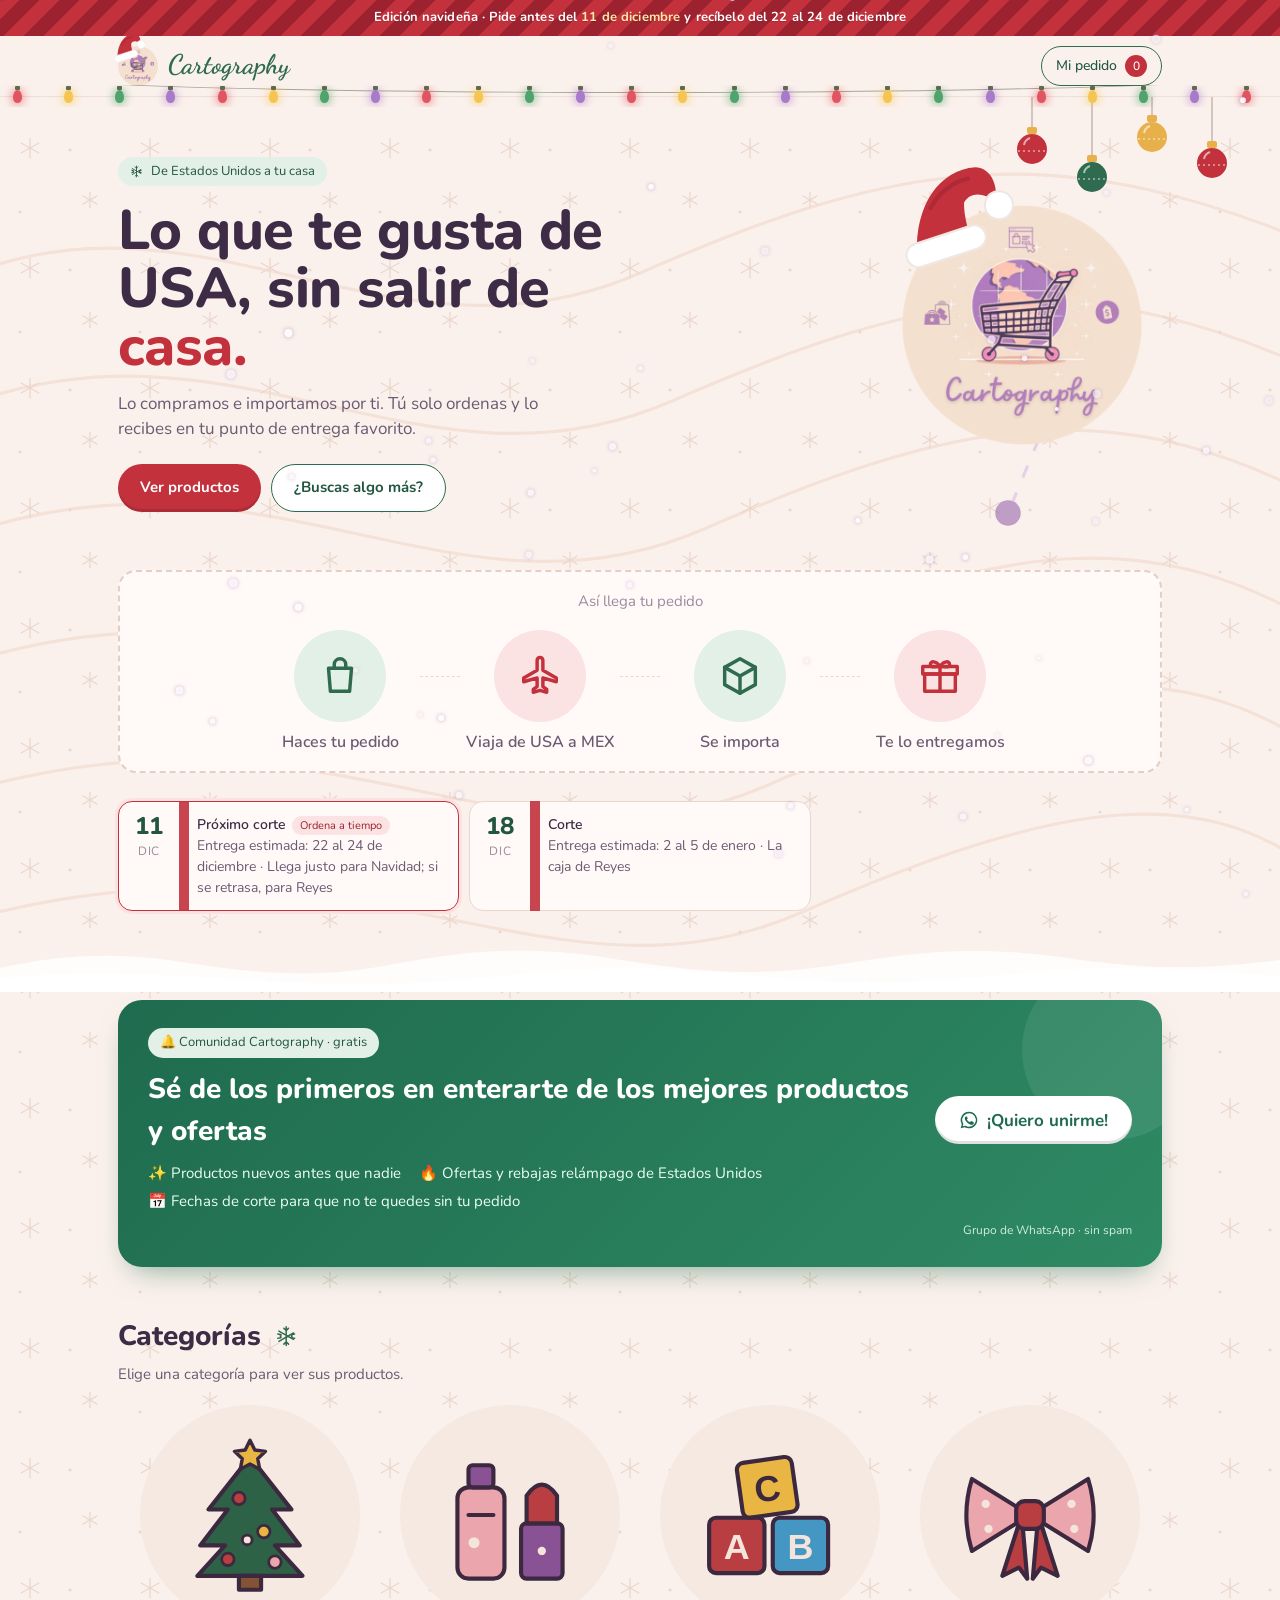
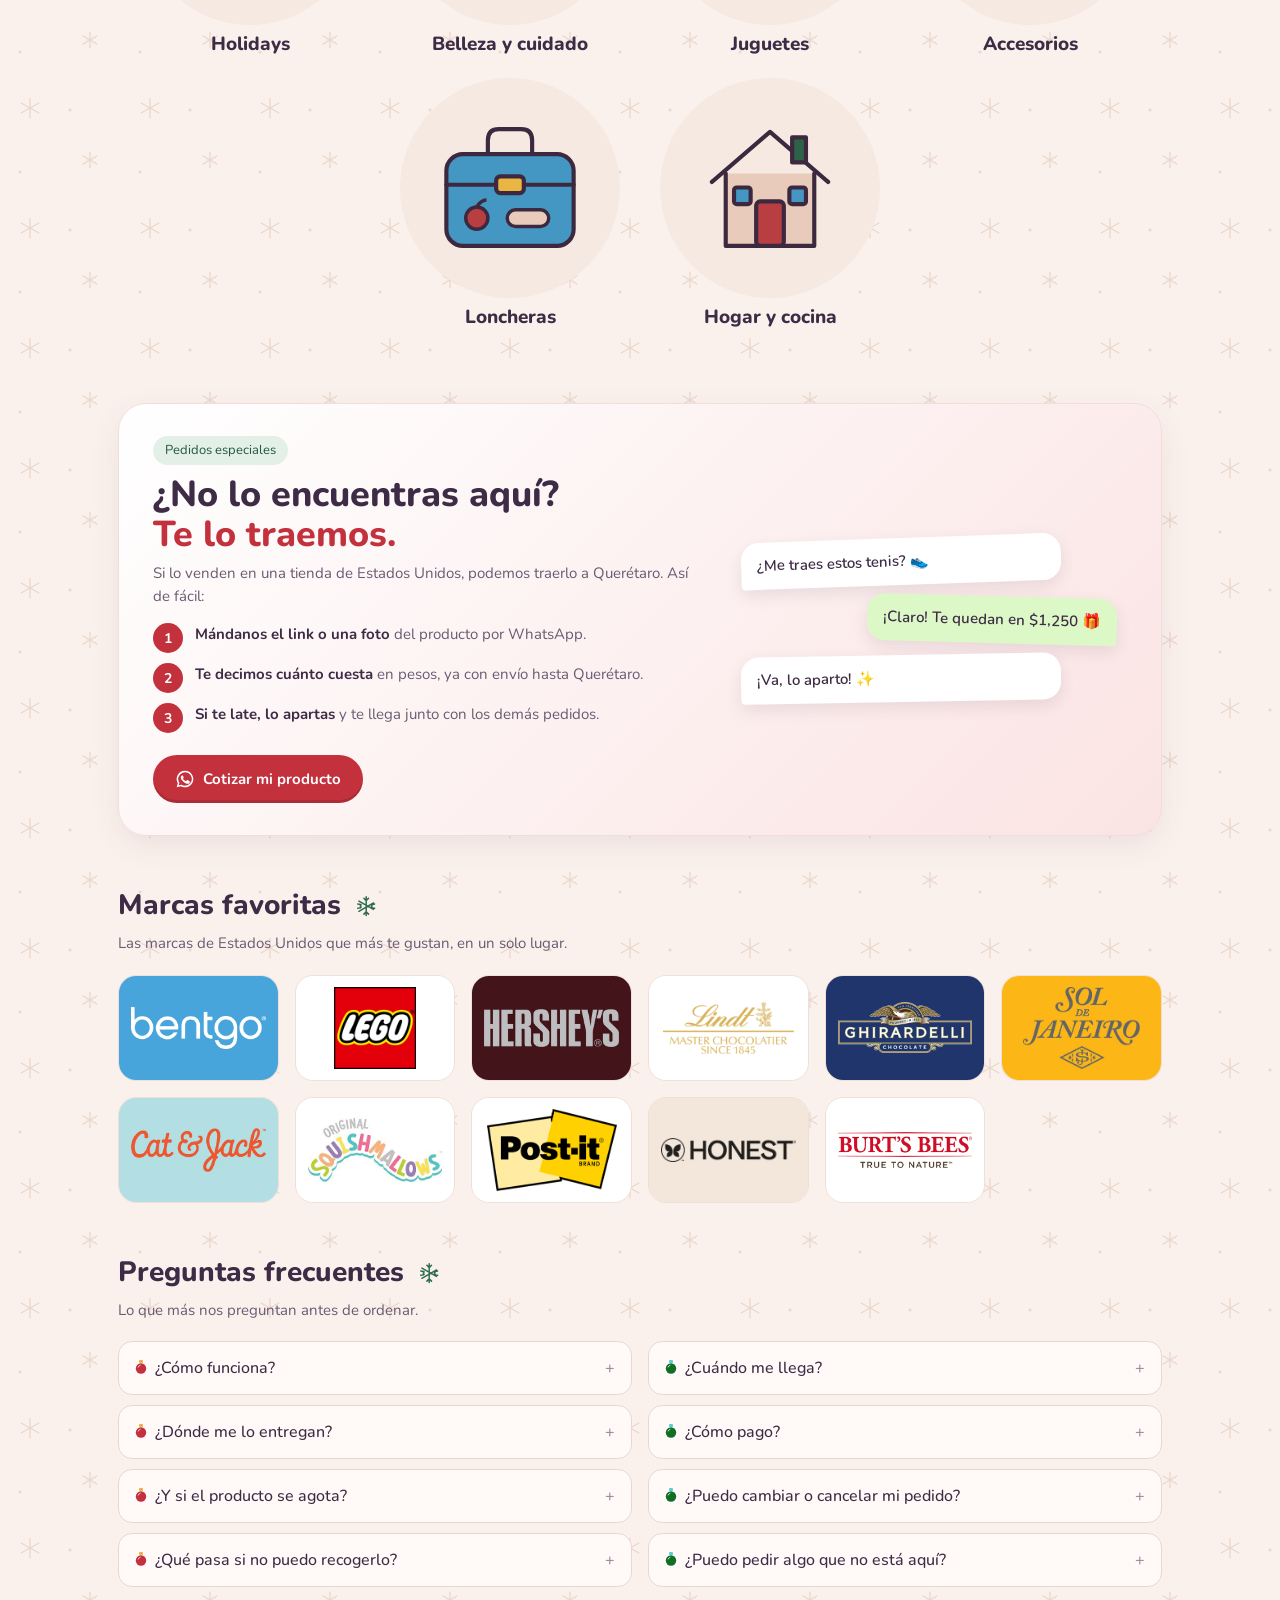
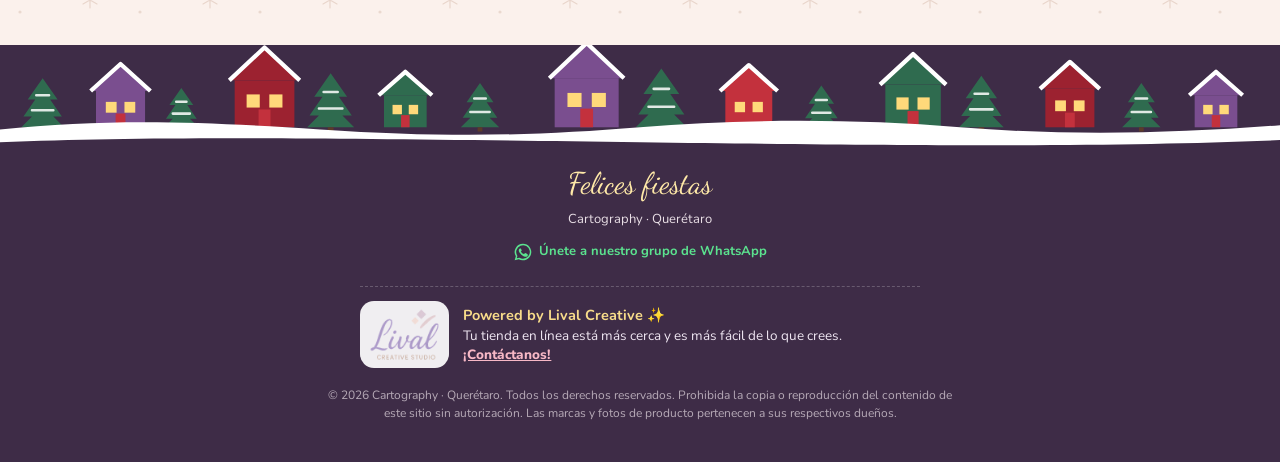
<file: index.html>
<!DOCTYPE html>
<html lang="es-MX">
<head>
<meta charset="utf-8">
<meta name="viewport" content="width=device-width, initial-scale=1, viewport-fit=cover">
<title>Cartography · Lo que te gusta de USA, en Querétaro</title>
<meta property="og:type" content="website">
<meta property="og:site_name" content="Cartography">
<meta property="og:title" content="Cartography · Lo que te gusta de USA, en Querétaro">
<meta property="og:description" content="Lo que te gusta de Estados Unidos, sin salir de Querétaro. Ordena en línea y recíbelo cerca de ti 🎁">
<meta property="og:image" content="https://livalcreative.github.io/Cartography/img/compartir.jpg">
<meta property="og:url" content="https://livalcreative.github.io/Cartography/">
<meta name="twitter:card" content="summary_large_image">
<meta name="description" content="Productos de Estados Unidos entregados en Querétaro. Ordena en línea y recibe tu pedido en tu punto de entrega.">
<meta name="theme-color" content="#fbf1ec">
<link rel="icon" href="img/logo-cartography.png">
<link rel="apple-touch-icon" href="img/icono-180.png">
<link rel="preconnect" href="https://fonts.googleapis.com">
<link rel="preconnect" href="https://fonts.gstatic.com" crossorigin>
<link rel="stylesheet" href="https://fonts.googleapis.com/css2?family=Dancing+Script:wght@700&family=Nunito:wght@400;600;700;800&display=swap">
<link rel="stylesheet" href="assets/estilo.css?v=35">
<link rel="stylesheet" href="assets/navidad.css?v=8">
<script src="assets/nieve.js?v=3"></script>
</head>
<body class="navidad">
<div class="banda-navidad" id="banda">Edición navideña · Dulces y antojos de temporada de Estados Unidos</div>
<header class="barra">
  <div class="wrap">
    <a class="logo" href="./" aria-label="Cartography, inicio">
      <img src="img/logo-cartography.png" alt="">
      Cartography
    </a>
    <a class="mi-pedido" href="pedido/">Mi pedido <span class="n" data-contador>0</span></a>
  </div>
  <div class="luces" aria-hidden="true"><span style="left:1%"></span><span style="left:5%"></span><span style="left:9%"></span><span style="left:13%"></span><span style="left:17%"></span><span style="left:21%"></span><span style="left:25%"></span><span style="left:29%"></span><span style="left:33%"></span><span style="left:37%"></span><span style="left:41%"></span><span style="left:45%"></span><span style="left:49%"></span><span style="left:53%"></span><span style="left:57%"></span><span style="left:61%"></span><span style="left:65%"></span><span style="left:69%"></span><span style="left:73%"></span><span style="left:77%"></span><span style="left:81%"></span><span style="left:85%"></span><span style="left:89%"></span><span style="left:93%"></span><span style="left:97%"></span></div>
</header>

<main>
  <section class="portada">
    <svg class="mapa" viewBox="0 0 400 300" preserveAspectRatio="xMidYMid slice" aria-hidden="true" fill="none" stroke="#f0d5c8" stroke-width="1">
      <path d="M-20 60 C60 20 120 90 200 55 S330 10 420 50"/>
      <path d="M-20 100 C70 60 130 130 210 95 S340 50 420 90"/>
      <path d="M-20 140 C80 100 140 170 220 135 S350 90 420 130"/>
      <path d="M-20 180 C90 140 150 210 230 175 S360 130 420 170"/>
      <path d="M-20 220 C100 180 160 250 240 215 S370 170 420 210"/>
      <path d="M-20 260 C110 220 170 290 250 255 S380 210 420 250"/>
      <path d="M300 40 l40 30 l-25 60" stroke="#d9b8e3" stroke-dasharray="4 5"/>
      <circle cx="300" cy="40" r="3" fill="#d9b8e3" stroke="none"/>
      <circle cx="315" cy="130" r="4" fill="#8e5aa8" stroke="none"/>
    </svg>
    <div class="wrap">
      <img class="sello" src="img/logo-cartography.png" alt="Logo de Cartography">
      <div class="texto">
      <p class="kicker"><svg class="copo" viewBox="0 0 24 24" fill="none" stroke="currentColor" stroke-width="1.6" stroke-linecap="round" aria-hidden="true"><path d="M12 2v20M4.2 6.5l15.6 9M4.2 17.5l15.6-9M9.5 3.5 12 6l2.5-2.5M9.5 20.5 12 18l2.5 2.5M3 9.7l3.4.9-.9 3.4M21 14.3l-3.4-.9.9-3.4M3 14.3l3.4-.9-.9-3.4M21 9.7l-3.4.9.9 3.4"/></svg> De Estados Unidos a tu casa</p>
      <h1 class="grande">Lo que te gusta de USA, sin salir de casa.</h1>
      <p class="lead">Lo compramos e importamos por ti. Tú solo ordenas y lo recibes en tu punto de entrega favorito.</p>
      <div style="display:flex;gap:10px;flex-wrap:wrap">
        <a class="btn" href="#productos">Ver productos</a>
        <a class="btn claro" id="pedirAlgo" href="#">¿Buscas algo más?</a>
      </div>
      </div>
      <div class="extra">

      <div class="pasos" style="margin-top:28px">
        <p class="lbl">Así llega tu pedido</p>
        <div class="flow" id="flow"></div>
      </div>

      <div class="cortes" id="cortes"></div>
      </div>
    </div>
  </section>

  <section class="seccion grupo-arriba" id="grupo">
    <div class="wrap">
      <div class="grupo-wa">
        <div class="grupo-txt"><span class="kicker">🔔 Comunidad Cartography · gratis</span><h2 class="sec">Sé de los primeros en enterarte de los mejores productos y ofertas</h2><ul class="grupo-lista"><li>✨ Productos nuevos antes que nadie</li><li>🔥 Ofertas y rebajas relámpago de Estados Unidos</li><li>📅 Fechas de corte para que no te quedes sin tu pedido</li></ul></div>
        <a class="btn wa" href="https://chat.whatsapp.com/EgmJVJVqVJzEDLu8pYIgN0" target="_blank" rel="noopener"><svg viewBox="0 0 24 24" width="20" height="20" fill="currentColor" aria-hidden="true"><path d="M12 2a10 10 0 0 0-8.6 15.1L2 22l5-1.3A10 10 0 1 0 12 2Zm0 18.2a8.2 8.2 0 0 1-4.2-1.2l-.3-.2-3 .8.8-2.9-.2-.3A8.2 8.2 0 1 1 12 20.2Zm4.5-6.1c-.2-.1-1.5-.7-1.7-.8-.2-.1-.4-.1-.6.1l-.8 1c-.1.2-.3.2-.5.1a6.7 6.7 0 0 1-3.3-2.9c-.2-.4.3-.4.8-1.3.1-.2 0-.3 0-.4l-.8-1.8c-.2-.5-.4-.4-.6-.4h-.5a1 1 0 0 0-.7.3 3 3 0 0 0-.9 2.2 5.2 5.2 0 0 0 1.1 2.8 11.9 11.9 0 0 0 4.6 4c1.7.7 2.4.8 3.2.7a2.8 2.8 0 0 0 1.8-1.3 2.3 2.3 0 0 0 .2-1.3c-.1-.1-.3-.2-.5-.3Z"/></svg> ¡Quiero unirme!</a><small class="grupo-nota">Grupo de WhatsApp · sin spam</small>
      </div>
    </div>
  </section>
  <section class="seccion" id="productos">
    <div class="wrap">
      <h2 class="sec">Categorías <svg class="copo" viewBox="0 0 24 24" fill="none" stroke="currentColor" stroke-width="1.6" stroke-linecap="round" aria-hidden="true"><path d="M12 2v20M4.2 6.5l15.6 9M4.2 17.5l15.6-9M9.5 3.5 12 6l2.5-2.5M9.5 20.5 12 18l2.5 2.5M3 9.7l3.4.9-.9 3.4M21 14.3l-3.4-.9.9-3.4M3 14.3l3.4-.9-.9-3.4M21 9.7l-3.4.9.9 3.4"/></svg></h2>
      <p class="sub">Elige una categoría para ver sus productos.</p>
      <div class="circulos grandes" id="cats"></div>
    </div>
  </section>

  <section class="seccion" id="pedir">
    <div class="wrap">
      <div class="pedir-caja">
        <div class="pedir-txt">
          <span class="kicker">Pedidos especiales</span>
          <h2 class="sec">¿No lo encuentras aquí? <span class="resalta">Te lo traemos.</span></h2>
          <p class="sub">Si lo venden en una tienda de Estados Unidos, podemos traerlo a Querétaro. Así de fácil:</p>
          <ol class="pedir-pasos">
            <li><b>1</b><span><strong>Mándanos el link o una foto</strong> del producto por WhatsApp.</span></li>
            <li><b>2</b><span><strong>Te decimos cuánto cuesta</strong> en pesos, ya con envío hasta Querétaro.</span></li>
            <li><b>3</b><span><strong>Si te late, lo apartas</strong> y te llega junto con los demás pedidos.</span></li>
          </ol>
          <a class="btn wa" id="pedirWa" href="#" target="_blank" rel="noopener"><svg viewBox="0 0 24 24" width="20" height="20" fill="currentColor" aria-hidden="true"><path d="M12 2a10 10 0 0 0-8.6 15.1L2 22l5-1.3A10 10 0 1 0 12 2Zm0 18.2a8.2 8.2 0 0 1-4.2-1.2l-.3-.2-3 .8.8-2.9-.2-.3A8.2 8.2 0 1 1 12 20.2Zm4.5-6.1c-.2-.1-1.5-.7-1.7-.8-.2-.1-.4-.1-.6.1l-.8 1c-.1.2-.3.2-.5.1a6.7 6.7 0 0 1-3.3-2.9c-.2-.4.3-.4.8-1.3.1-.2 0-.3 0-.4l-.8-1.8c-.2-.5-.4-.4-.6-.4h-.5a1 1 0 0 0-.7.3 3 3 0 0 0-.9 2.2 5.2 5.2 0 0 0 1.1 2.8 11.9 11.9 0 0 0 4.6 4c1.7.7 2.4.8 3.2.7a2.8 2.8 0 0 0 1.8-1.3 2.3 2.3 0 0 0 .2-1.3c-.1-.1-.3-.2-.5-.3Z"/></svg> Cotizar mi producto</a>
        </div>
        <div class="pedir-arte" aria-hidden="true">
          <div class="burbuja b1">¿Me traes estos tenis? 👟</div>
          <div class="burbuja b2 yo">¡Claro! Te quedan en $1,250 🎁</div>
          <div class="burbuja b3">¡Va, lo aparto! ✨</div>
        </div>
      </div>
    </div>
  </section>

  <section class="seccion" id="marcas">
    <div class="wrap">
      <h2 class="sec">Marcas favoritas <svg class="copo" viewBox="0 0 24 24" fill="none" stroke="currentColor" stroke-width="1.6" stroke-linecap="round" aria-hidden="true"><path d="M12 2v20M4.2 6.5l15.6 9M4.2 17.5l15.6-9M9.5 3.5 12 6l2.5-2.5M9.5 20.5 12 18l2.5 2.5M3 9.7l3.4.9-.9 3.4M21 14.3l-3.4-.9.9-3.4M3 14.3l3.4-.9-.9-3.4M21 9.7l-3.4.9.9 3.4"/></svg></h2>
      <p class="sub">Las marcas de Estados Unidos que más te gustan, en un solo lugar.</p>
      <div class="marcas" id="marcasGrid"></div>
    </div>
  </section>


  <section class="seccion" id="preguntas">
    <div class="wrap" style="max-width:720px">
      <h2 class="sec">Preguntas frecuentes <svg class="copo" viewBox="0 0 24 24" fill="none" stroke="currentColor" stroke-width="1.6" stroke-linecap="round" aria-hidden="true"><path d="M12 2v20M4.2 6.5l15.6 9M4.2 17.5l15.6-9M9.5 3.5 12 6l2.5-2.5M9.5 20.5 12 18l2.5 2.5M3 9.7l3.4.9-.9 3.4M21 14.3l-3.4-.9.9-3.4M3 14.3l3.4-.9-.9-3.4M21 9.7l-3.4.9.9 3.4"/></svg></h2>
      <p class="sub">Lo que más nos preguntan antes de ordenar.</p>
      <div class="faq">
      <details><summary>¿Cómo funciona?</summary><p>Eliges tus productos y nos mandas tu pedido por WhatsApp. Ordenas con una parte del total por transferencia, nosotros lo compramos en Estados Unidos, lo importamos y te lo entregamos en Querétaro. El resto lo pagas al momento de la entrega.</p></details>
      <details><summary>¿Cuándo me llega?</summary><p>Cada producto te dice hasta qué día puedes pedirlo y la fecha estimada de entrega. Las fechas pueden variar unos días por el proceso de importación; si algo cambia, te avisamos por WhatsApp.</p></details>
      <details><summary>¿Dónde me lo entregan?</summary><p>En persona, en puntos de Querétaro como Uptown Juriquilla, Urban Center Jurica, Portal Querétaro, UTEQ, Santander de 5 de Febrero y Walmart de Bernardo Quintana. Los domingos también en Plaza Esfera y Arcos. El día y la hora los acordamos por WhatsApp.</p></details>
      <details><summary>¿Cómo pago?</summary><p>Para ordenar, por transferencia; te damos los datos al enviar tu pedido. El resto lo pagas al recibirlo, en efectivo o por transferencia.</p></details>
      <details><summary>¿Y si el producto se agota?</summary><p>Si al momento de comprarlo ya no hay, te avisamos y eliges: otro producto o la devolución completa de lo que pagaste.</p></details>
      <details><summary>¿Puedo cambiar o cancelar mi pedido?</summary><p>Como cada pedido se compra especialmente para ti, una vez comprado no hay cambios ni cancelaciones por talla o gusto. Si algo llega dañado, lo revisamos contigo.</p></details>
      <details><summary>¿Qué pasa si no puedo recogerlo?</summary><p>Tienes 15 días para liquidar y recoger tu pedido desde que te avisamos que llegó. Si no se recoge en ese plazo, el pedido se pierde y el anticipo no se devuelve.</p></details>
      <details><summary>¿Puedo pedir algo que no está aquí?</summary><p>Sí. Mándanos el link o una foto por WhatsApp y te decimos cuánto te queda en Querétaro.</p></details>
      </div>
    </div>
  </section>
</main>

<footer class="pie"><div class="wrap"><p class="felices">Felices fiestas</p>Cartography · Querétaro<p class="pie-grupo"><a href="https://chat.whatsapp.com/EgmJVJVqVJzEDLu8pYIgN0" target="_blank" rel="noopener"><svg viewBox="0 0 24 24" width="20" height="20" fill="currentColor" aria-hidden="true"><path d="M12 2a10 10 0 0 0-8.6 15.1L2 22l5-1.3A10 10 0 1 0 12 2Zm0 18.2a8.2 8.2 0 0 1-4.2-1.2l-.3-.2-3 .8.8-2.9-.2-.3A8.2 8.2 0 1 1 12 20.2Zm4.5-6.1c-.2-.1-1.5-.7-1.7-.8-.2-.1-.4-.1-.6.1l-.8 1c-.1.2-.3.2-.5.1a6.7 6.7 0 0 1-3.3-2.9c-.2-.4.3-.4.8-1.3.1-.2 0-.3 0-.4l-.8-1.8c-.2-.5-.4-.4-.6-.4h-.5a1 1 0 0 0-.7.3 3 3 0 0 0-.9 2.2 5.2 5.2 0 0 0 1.1 2.8 11.9 11.9 0 0 0 4.6 4c1.7.7 2.4.8 3.2.7a2.8 2.8 0 0 0 1.8-1.3 2.3 2.3 0 0 0 .2-1.3c-.1-.1-.3-.2-.5-.3Z"/></svg> Únete a nuestro grupo de WhatsApp</a></p><div class="credito"><a class="lival-logo" href="https://wa.me/524422791488?text=%C2%A1Hola%21%20Me%20gustar%C3%ADa%20m%C3%A1s%20informaci%C3%B3n%20sobre%20el%20servicio%20de%20p%C3%A1ginas%20web%20para%20negocios%20y%20emprendimientos." target="_blank" rel="noopener" aria-label="Lival Creative"><img src="img/lival-creative.png" alt="Lival Creative" loading="lazy"></a><p><b>Powered by Lival Creative ✨</b><br>Tu tienda en línea está más cerca y es más fácil de lo que crees. <a href="https://wa.me/524422791488?text=%C2%A1Hola%21%20Me%20gustar%C3%ADa%20m%C3%A1s%20informaci%C3%B3n%20sobre%20el%20servicio%20de%20p%C3%A1ginas%20web%20para%20negocios%20y%20emprendimientos." target="_blank" rel="noopener">¡Contáctanos!</a></p></div><p class="derechos">© 2026 Cartography · Querétaro. Todos los derechos reservados. Prohibida la copia o reproducción del contenido de este sitio sin autorización. Las marcas y fotos de producto pertenecen a sus respectivos dueños.</p></div></footer>

<div class="aviso" id="aviso" hidden role="status"></div>

<script src="assets/productos.js?v=175"></script>
<script src="assets/tienda.js?v=9"></script>
<script src="assets/comun.js?v=34"></script>
<script>
(function () {
  const C = window.CARTO, U = window.CARTO_UI, esc = U.esc;
  // Enlaces viejos con #p=producto
  const m = /#p=([\w-]+)/.exec(location.hash); if (m) { location.replace("producto/?id=" + m[1]); return; }
  if (location.hash === "#belleza") { location.replace("categoria/?c=belleza"); return; }

  document.getElementById("flow").innerHTML = U.pasosHTML();

  const hoy = C.hoyISO(), prox = C.proximoCruce();
  const vigentes = C.CRUCES.filter(c => hoy <= c.corteMismoDia);
  const MES = ["ene", "feb", "mar", "abr", "may", "jun", "jul", "ago", "sep", "oct", "nov", "dic"];
  document.getElementById("cortes").innerHTML = vigentes.length ? vigentes.map(c => {
    const d = C.fecha(c.corteMismoDia), es = prox && c.cruce === prox.cruce;
    return '<div class="corte' + (es ? " prox" : "") + '"><div class="dia"><b>' + d.getDate() + "</b><span>" + MES[d.getMonth()] + "</span></div><p>" +
      (es ? '<strong>Próximo corte</strong><span class="tag">Ordena a tiempo</span><br>' : "<strong>Corte</strong><br>") +
      "Entrega estimada: " + esc(c.entrega) + (c.nota ? " · " + esc(c.nota) : "") + "</p></div>";
  }).join("") : '<div class="corte"><p><strong>Pronto anunciamos los siguientes cortes.</strong><br>Mientras, escríbenos por WhatsApp.</p></div>';

  const pa = document.getElementById("pedirAlgo");
  pa.href = "https://wa.me/52" + C.WHATSAPP + "?text=" + encodeURIComponent("🔎 Solicitud *Cartography*\n\n¡Hola Cartography! Busco un producto que no vi en la tienda: ");
  pa.target = "_blank"; pa.rel = "noopener";
  document.getElementById("pedirWa").href = pa.href;

  document.getElementById("marcasGrid").innerHTML = U.MARCAS.filter(m => U.productosMarca(m.nombre).length).map(m => U.marcaHTML(m, "categoria/")).join("");
  document.getElementById("cats").innerHTML = U.CATEGORIAS.filter(c => U.productosDe(c).length).map(c => U.circuloHTML("categoria/?c=" + c.id, U.fotoCategoria(c), c.nombre)).join("");
})();
</script>
</body>
</html>
</file>
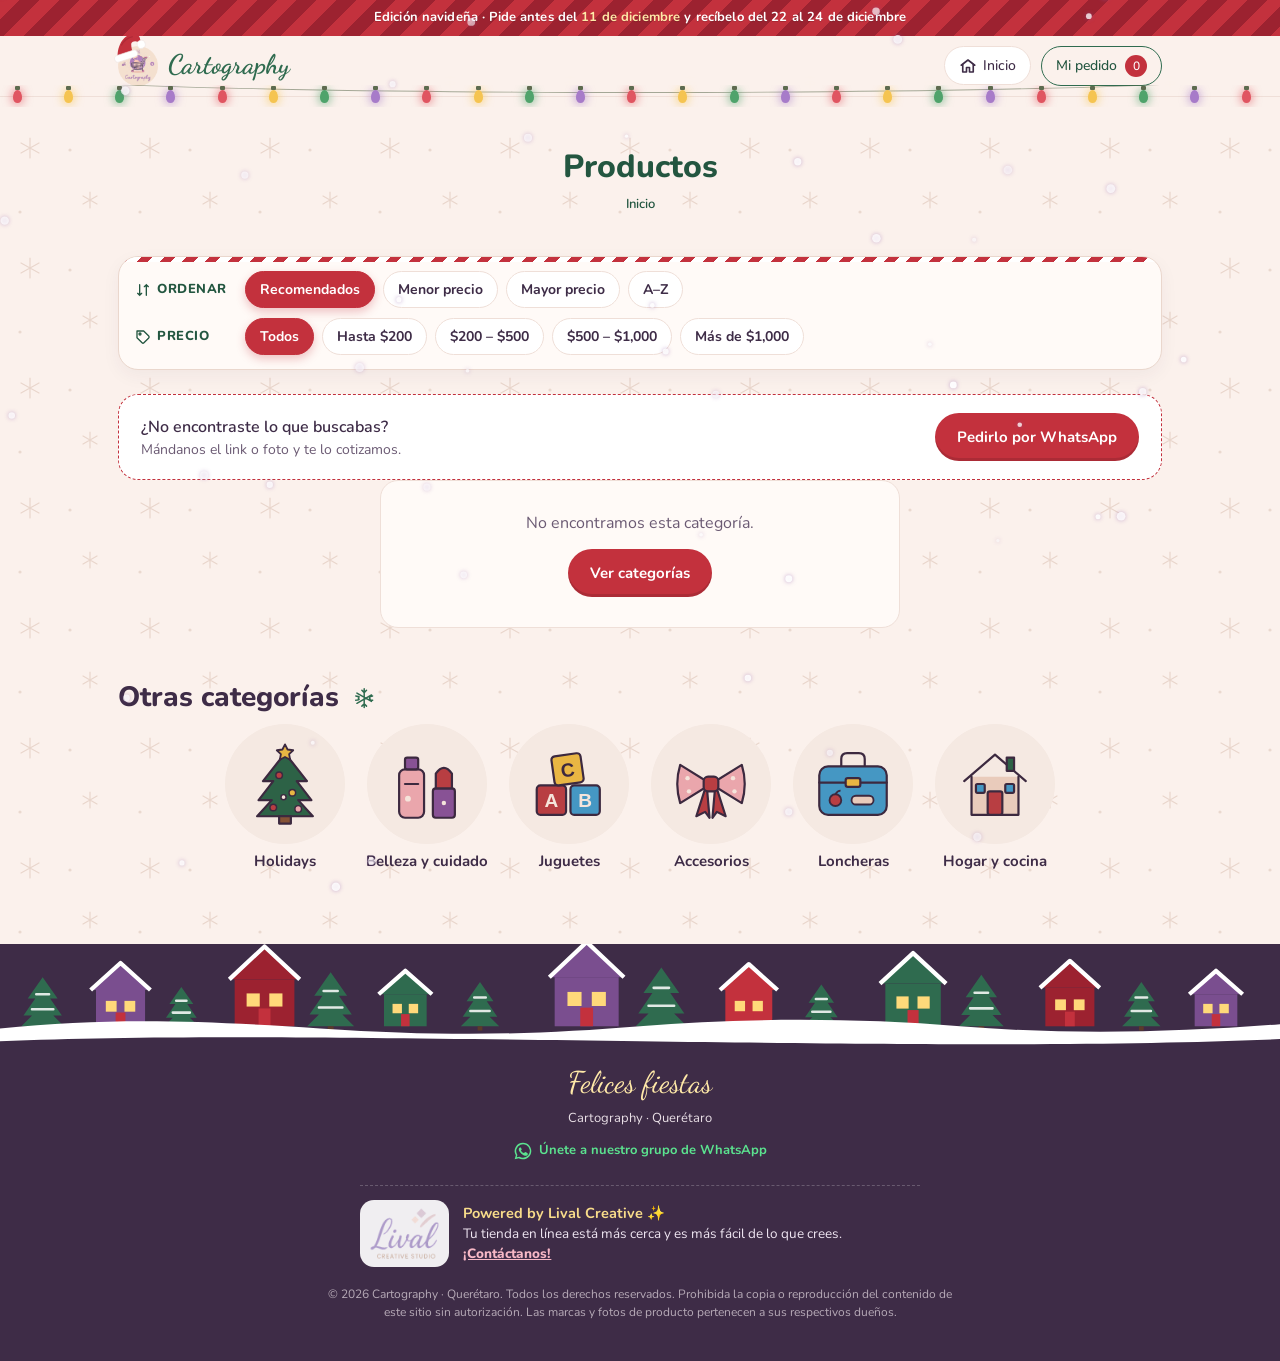
<file: categoria/index.html>
<!DOCTYPE html>
<html lang="es-MX">
<head>
<meta charset="utf-8">
<meta name="viewport" content="width=device-width, initial-scale=1, viewport-fit=cover">
<title>Productos · Cartography</title>
<meta name="theme-color" content="#fbf1ec">
<link rel="icon" href="../img/logo-cartography.png">
<link rel="apple-touch-icon" href="../img/icono-180.png">
<link rel="preconnect" href="https://fonts.googleapis.com">
<link rel="preconnect" href="https://fonts.gstatic.com" crossorigin>
<link rel="stylesheet" href="https://fonts.googleapis.com/css2?family=Dancing+Script:wght@700&family=Nunito:wght@400;600;700;800&display=swap">
<link rel="stylesheet" href="../assets/estilo.css?v=35">
<link rel="stylesheet" href="../assets/navidad.css?v=8">
<script src="../assets/nieve.js?v=3"></script>
</head>
<body class="navidad">
<div class="banda-navidad" id="banda">Edición navideña · Dulces y antojos de temporada de Estados Unidos</div>
<header class="barra">
  <div class="wrap">
    <a class="logo" href="../" aria-label="Cartography, inicio"><img src="../img/logo-cartography.png" alt="">Cartography</a>
    <div class="barra-acc"><a class="ir-inicio" href="../" aria-label="Volver a la página principal"><svg viewBox="0 0 24 24" width="18" height="18" fill="none" stroke="currentColor" stroke-width="2.2" stroke-linecap="round" stroke-linejoin="round" aria-hidden="true"><path d="M3 11l9-7 9 7"/><path d="M5 10v10h5v-6h4v6h5V10"/></svg><span>Inicio</span></a>
    <a class="mi-pedido" href="../pedido/">Mi pedido <span class="n" data-contador>0</span></a></div>
  </div>
  <div class="luces" aria-hidden="true"><span style="left:1%"></span><span style="left:5%"></span><span style="left:9%"></span><span style="left:13%"></span><span style="left:17%"></span><span style="left:21%"></span><span style="left:25%"></span><span style="left:29%"></span><span style="left:33%"></span><span style="left:37%"></span><span style="left:41%"></span><span style="left:45%"></span><span style="left:49%"></span><span style="left:53%"></span><span style="left:57%"></span><span style="left:61%"></span><span style="left:65%"></span><span style="left:69%"></span><span style="left:73%"></span><span style="left:77%"></span><span style="left:81%"></span><span style="left:85%"></span><span style="left:89%"></span><span style="left:93%"></span><span style="left:97%"></span></div>
</header>


<main>
  <section class="seccion cat-pagina">
    <div class="wrap">
      <h1 class="cat-titulo" id="titulo">Productos</h1>
      <nav class="migas centro" aria-label="Ruta" id="migas"><a href="../">Inicio</a></nav>
      <p class="cambiar" id="cambiar" hidden><a href="./?c=ropa" id="cambiarLink">‹ Ver otras edades</a></p>
      <div class="circulos" id="subcats"></div>
      <h2 class="sec" id="tituloGrid">Todo <svg class="copo" viewBox="0 0 24 24" fill="none" stroke="currentColor" stroke-width="1.6" stroke-linecap="round" aria-hidden="true"><path d="M12 2v20M4.2 6.5l15.6 9M4.2 17.5l15.6-9M9.5 3.5 12 6l2.5-2.5M9.5 20.5 12 18l2.5 2.5M3 9.7l3.4.9-.9 3.4M21 14.3l-3.4-.9.9-3.4M3 14.3l3.4-.9-.9-3.4M21 9.7l-3.4.9.9 3.4"/></svg></h2>
      <p class="sub" id="sub"></p>
      <div class="tipos" id="tipos" hidden></div>
      <div class="filtros" id="filtros">
        <div class="fila"><span class="et"><svg viewBox="0 0 24 24" fill="none" stroke="currentColor" stroke-width="2" stroke-linecap="round" aria-hidden="true"><path d="M7 4v16M4 17l3 3 3-3M17 20V4M14 7l3-3 3 3"/></svg>Ordenar</span>
          <div class="pastillas" data-f="orden"><button type="button" data-v="" aria-pressed="true">Recomendados</button><button type="button" data-v="asc">Menor precio</button><button type="button" data-v="desc">Mayor precio</button><button type="button" data-v="az">A–Z</button></div></div>
        <div class="fila"><span class="et"><svg viewBox="0 0 24 24" fill="none" stroke="currentColor" stroke-width="2" stroke-linecap="round" stroke-linejoin="round" aria-hidden="true"><path d="M20.6 13.4 13.4 20.6a2 2 0 0 1-2.8 0L3 13V3h10l7.6 7.6a2 2 0 0 1 0 2.8z"/><circle cx="7.5" cy="7.5" r="1.5"/></svg>Precio</span>
          <div class="pastillas" data-f="rango"><button type="button" data-v="" aria-pressed="true">Todos</button><button type="button" data-v="0-200">Hasta $200</button><button type="button" data-v="200-500">$200 – $500</button><button type="button" data-v="500-1000">$500 – $1,000</button><button type="button" data-v="1000-99999">Más de $1,000</button></div></div>
      </div>
      <div id="grid"></div>
      <div class="pedir-mini" id="pedirMini"><p>¿No encontraste lo que buscabas?<small>Mándanos el link o foto y te lo cotizamos.</small></p><a class="btn wa" id="pedirMiniWa" href="#" target="_blank" rel="noopener">Pedirlo por WhatsApp</a></div>
      <div id="noEncontrado" class="caja vacio" hidden>
        <p style="margin:0 0 14px">No encontramos esta categoría.</p>
        <a class="btn" href="../#productos">Ver categorías</a>
      </div>
    </div>
  </section>

  <section class="seccion" id="otras">
    <div class="wrap">
      <h2 class="sec">Otras categorías <svg class="copo" viewBox="0 0 24 24" fill="none" stroke="currentColor" stroke-width="1.6" stroke-linecap="round" aria-hidden="true"><path d="M12 2v20M4.2 6.5l15.6 9M4.2 17.5l15.6-9M9.5 3.5 12 6l2.5-2.5M9.5 20.5 12 18l2.5 2.5M3 9.7l3.4.9-.9 3.4M21 14.3l-3.4-.9.9-3.4M3 14.3l3.4-.9-.9-3.4M21 9.7l-3.4.9.9 3.4"/></svg></h2>
      <div class="circulos" id="cats"></div>
    </div>
  </section>
</main>

<footer class="pie"><div class="wrap"><p class="felices">Felices fiestas</p>Cartography · Querétaro<p class="pie-grupo"><a href="https://chat.whatsapp.com/EgmJVJVqVJzEDLu8pYIgN0" target="_blank" rel="noopener"><svg viewBox="0 0 24 24" width="20" height="20" fill="currentColor" aria-hidden="true"><path d="M12 2a10 10 0 0 0-8.6 15.1L2 22l5-1.3A10 10 0 1 0 12 2Zm0 18.2a8.2 8.2 0 0 1-4.2-1.2l-.3-.2-3 .8.8-2.9-.2-.3A8.2 8.2 0 1 1 12 20.2Zm4.5-6.1c-.2-.1-1.5-.7-1.7-.8-.2-.1-.4-.1-.6.1l-.8 1c-.1.2-.3.2-.5.1a6.7 6.7 0 0 1-3.3-2.9c-.2-.4.3-.4.8-1.3.1-.2 0-.3 0-.4l-.8-1.8c-.2-.5-.4-.4-.6-.4h-.5a1 1 0 0 0-.7.3 3 3 0 0 0-.9 2.2 5.2 5.2 0 0 0 1.1 2.8 11.9 11.9 0 0 0 4.6 4c1.7.7 2.4.8 3.2.7a2.8 2.8 0 0 0 1.8-1.3 2.3 2.3 0 0 0 .2-1.3c-.1-.1-.3-.2-.5-.3Z"/></svg> Únete a nuestro grupo de WhatsApp</a></p><div class="credito"><a class="lival-logo" href="https://wa.me/524422791488?text=%C2%A1Hola%21%20Me%20gustar%C3%ADa%20m%C3%A1s%20informaci%C3%B3n%20sobre%20el%20servicio%20de%20p%C3%A1ginas%20web%20para%20negocios%20y%20emprendimientos." target="_blank" rel="noopener" aria-label="Lival Creative"><img src="../img/lival-creative.png" alt="Lival Creative" loading="lazy"></a><p><b>Powered by Lival Creative ✨</b><br>Tu tienda en línea está más cerca y es más fácil de lo que crees. <a href="https://wa.me/524422791488?text=%C2%A1Hola%21%20Me%20gustar%C3%ADa%20m%C3%A1s%20informaci%C3%B3n%20sobre%20el%20servicio%20de%20p%C3%A1ginas%20web%20para%20negocios%20y%20emprendimientos." target="_blank" rel="noopener">¡Contáctanos!</a></p></div><p class="derechos">© 2026 Cartography · Querétaro. Todos los derechos reservados. Prohibida la copia o reproducción del contenido de este sitio sin autorización. Las marcas y fotos de producto pertenecen a sus respectivos dueños.</p></div></footer>
<div class="aviso" id="aviso" hidden role="status"></div>

<script src="../assets/productos.js?v=175"></script>
<script src="../assets/tienda.js?v=9"></script>
<script src="../assets/comun.js?v=34"></script>
<script>
(function () {
  const C = window.CARTO, U = window.CARTO_UI, esc = U.esc, $ = id => document.getElementById(id);
  const q = new URLSearchParams(location.search);
  $("pedirMiniWa").href = "https://wa.me/52" + C.WHATSAPP + "?text=" + encodeURIComponent("🔎 Solicitud *Cartography*\n\n¡Hola Cartography! Busco un producto que no vi en la tienda: ");
  const mq = q.get("marca");
  if (mq) {
    const ps = U.productosMarca(mq), nom = ps.length ? ps[0].marca : "Marca";
    document.title = nom + " · Cartography";
    $("titulo").textContent = nom;
    $("migas").innerHTML = '<a href="../">Inicio</a><span aria-hidden="true">›</span><a href="../#marcas">Marcas</a><span aria-hidden="true">›</span><span>' + esc(nom) + "</span>";
    $("subcats").hidden = true; $("filtros").hidden = true;
    $("tituloGrid").firstChild.textContent = "Todo de " + nom + " ";
    $("sub").textContent = ps.length + " productos. Toca uno para ver qué es y cuándo te llega.";
    const cats = [...new Set(ps.map(p => p.categoria))];
    $("grid").innerHTML = ps.length ? cats.map(ct => '<div class="seccion-cat"><h3 class="cat">' + esc(ct) + '</h3><div class="grid">' + ps.filter(p => p.categoria === ct).map(p => U.tarjetaHTML(p, "../producto/?id=")).join("") + "</div></div>").join("") : '<p class="sub">Pronto tendremos productos de esta marca.</p>';
    $("cats").innerHTML = U.CATEGORIAS.filter(x => U.productosDe(x).length).map(x => U.circuloHTML("./?c=" + x.id, U.fotoCategoria(x), x.nombre)).join("");
    $("otras").querySelector("h2").firstChild.textContent = "Categorías ";
    return;
  }
  const c = U.catPorId(q.get("c"));
  const otras = U.CATEGORIAS.filter(x => x !== c && U.productosDe(x).length);
  $("cats").innerHTML = otras.map(x => U.circuloHTML("./?c=" + x.id, U.fotoCategoria(x), x.nombre)).join("");
  if (!otras.length) $("otras").hidden = true;
  if (!c) { $("noEncontrado").hidden = false; $("tituloGrid").hidden = true; return; }

  const slug = s => s.toLowerCase().normalize("NFD").replace(/[\u0300-\u036f]/g, "").replace(/[^a-z0-9]+/g, "-").replace(/^-|-$/g, "");
  const ps = U.productosDe(c);
  const enGrupo = (p, x) => p.grupo === x || (p.tambien || []).includes(x);
  const grupos = c.mostrarVacios ? c.grupos.slice() : c.grupos.concat([...new Set(ps.map(p => p.grupo).filter(Boolean))].filter(g => !c.grupos.includes(g))).filter(g => ps.some(p => enGrupo(p, g)));
  const g = grupos.find(x => slug(x) === q.get("g"));
  const base = "./?c=" + c.id;

  document.title = (g ? g + " · " : "") + c.nombre + " · Cartography";
  $("titulo").textContent = g || c.nombre;
  $("migas").innerHTML = '<a href="../">Inicio</a><span aria-hidden="true">›</span>' +
    (g ? '<a href="' + base + '">' + esc(c.nombre) + '</a><span aria-hidden="true">›</span><span>' + esc(g) + "</span>" : "<span>" + esc(c.nombre) + "</span>");
  const iconoBase = (document.querySelector('script[src*="comun.js"]').getAttribute("src").replace(/assets\/comun\.js.*$/, "")) + "img/iconos/";
  const pintaPersonas = () => {
    $("subcats").innerHTML = U.circuloHTML(base, U.fotoCategoria(c), "Ver todo", !g) +
      grupos.map(x => U.circuloHTML(base + "&g=" + slug(x), U.fotoGrupo(c, x), x, x === g, ps.some(p => enGrupo(p, x)) ? "" : "Pronto")).join("");
  };
  pintaPersonas();

  $("subcats").classList.toggle("muchos", grupos.length > 6);
  const mostrar = g ? [g] : grupos;
  const base0 = ps.filter(p => !g || enGrupo(p, g));
  const desc = g && c.descGrupo && c.descGrupo[g];
  $("tituloGrid").firstChild.textContent = (g ? g : "Todo en " + c.nombre) + " ";

  if (g && !base0.length) {
    $("filtros").hidden = true; $("pedirMini").hidden = true;
    $("sub").textContent = desc || "";
    const wa = "https://wa.me/52" + C.WHATSAPP + "?text=" + encodeURIComponent("🔎 Solicitud *Cartography*\n\n¡Hola! Busco ropa de " + g + " de Estados Unidos. ¿Me ayudan a encontrar algo?");
    $("grid").innerHTML = '<div class="caja vacio pronto-caja"><img src="' + esc(U.fotoGrupo(c, g)) + '" alt="" width="90" height="90"><h3>Muy pronto subimos ropa de ' + esc(g) + '</h3><p>¿Buscas algo en especial? Mándanos la foto o el link de Walmart y te decimos cuánto cuesta traerlo.</p><a class="btn wa" href="' + wa + '" target="_blank" rel="noopener">Pedirlo por WhatsApp</a></div>';
    return;
  }

  const tiposCat = (c.tipos || []).filter(t => base0.some(p => p.tipo === t));
  let T = tiposCat.find(t => slug(t) === q.get("t")) || "";
  if (g && tiposCat.length) {
    const bg = base + "&g=" + slug(g);
    $("subcats").innerHTML = U.circuloHTML(bg, U.fotoGrupo(c, g), "Todo " + g, !T) +
      tiposCat.map(t => U.circuloHTML(bg + "&t=" + slug(t), iconoBase + "t-" + slug(t) + ".svg", t, t === T)).join("");
    $("subcats").classList.toggle("muchos", tiposCat.length + 1 > 6);
    if (T) {
      document.title = T + " · " + g + " · Cartography";
      $("titulo").textContent = T + " · " + g;
      $("migas").innerHTML = '<a href="../">Inicio</a><span aria-hidden="true">›</span><a href="' + base + '">' + esc(c.nombre) + '</a><span aria-hidden="true">›</span><a href="' + bg + '">' + esc(g) + '</a><span aria-hidden="true">›</span><span>' + esc(T) + "</span>";
      $("tituloGrid").firstChild.textContent = T + " ";
    }
    $("cambiar").hidden = false; $("cambiarLink").href = base;
  } else if (tiposCat.length > 1) {
    $("tipos").hidden = false;
    const pintaTipos = () => {
      $("tipos").innerHTML = '<span class="et">¿Qué buscas?</span><div class="pastillas">' +
        ['<button type="button" data-t="" aria-pressed="' + !T + '">Todo <small>' + base0.length + "</small></button>"].concat(tiposCat.map(t =>
        '<button type="button" data-t="' + esc(t) + '" aria-pressed="' + (t === T) + '">' + esc(t) + " <small>" + base0.filter(p => p.tipo === t).length + "</small></button>")).join("") + "</div>";
    };
    pintaTipos();
    $("tipos").addEventListener("click", e => {
      const b = e.target.closest("button[data-t]"); if (!b) return;
      T = b.dataset.t; pintaTipos();
      const u = new URL(location.href); if (T) u.searchParams.set("t", slug(T)); else u.searchParams.delete("t"); history.replaceState(null, "", u);
      pinta();
    });
  } else T = "";

  function pinta() {
    const orden = F.orden, rango = F.rango;
    let lista = base0;
    if (T) lista = lista.filter(p => p.tipo === T);
    if (rango) { const [mn, mx] = rango.split("-").map(Number); lista = lista.filter(p => p.precio >= mn && p.precio <= mx); }
    $("sub").textContent = (desc ? desc + " · " : "") + lista.length + " productos. Toca uno para ver qué es y cuándo te llega.";
    if (!lista.length) { $("grid").innerHTML = '<p class="sub">No hay productos con esos filtros.</p>'; return; }
    const tarjetas = l => '<div class="grid">' + l.map(p => U.tarjetaHTML(p, "../producto/?id=")).join("") + "</div>";
    if (orden) {
      const cmp = orden === "asc" ? (x, y) => x.precio - y.precio : orden === "desc" ? (x, y) => y.precio - x.precio : (x, y) => (x.marca + " " + x.nombre).localeCompare(y.marca + " " + y.nombre, "es");
      $("grid").innerHTML = '<div class="seccion-cat">' + tarjetas(lista.slice().sort(cmp)) + "</div>";
      return;
    }
    if (T) { $("grid").innerHTML = '<div class="seccion-cat">' + tarjetas(lista) + "</div>"; return; }
    if (g && tiposCat.length > 1) {
      $("grid").innerHTML = tiposCat.map(t => { const l = lista.filter(p => p.tipo === t); return l.length ? '<div class="seccion-cat"><h3 class="cat">' + esc(t) + "</h3>" + tarjetas(l) + "</div>" : ""; }).join("");
      return;
    }
    $("grid").innerHTML = mostrar.map(x => {
      const l = lista.filter(p => g ? enGrupo(p, x) : p.grupo === x); if (!l.length) return "";
      return '<div class="seccion-cat">' + (g ? "" : '<h3 class="cat">' + esc(x) + "</h3>") + tarjetas(l) + "</div>";
    }).join("");
  }
  const F = { orden: "", rango: "" };
  $("filtros").addEventListener("click", e => {
    const b = e.target.closest("button[data-v]"); if (!b) return;
    const grupo = b.parentElement; F[grupo.dataset.f] = b.dataset.v;
    grupo.querySelectorAll("button").forEach(x => x.setAttribute("aria-pressed", x === b ? "true" : "false"));
    pinta();
  });
  pinta();
})();
</script>
</body>
</html>
</file>
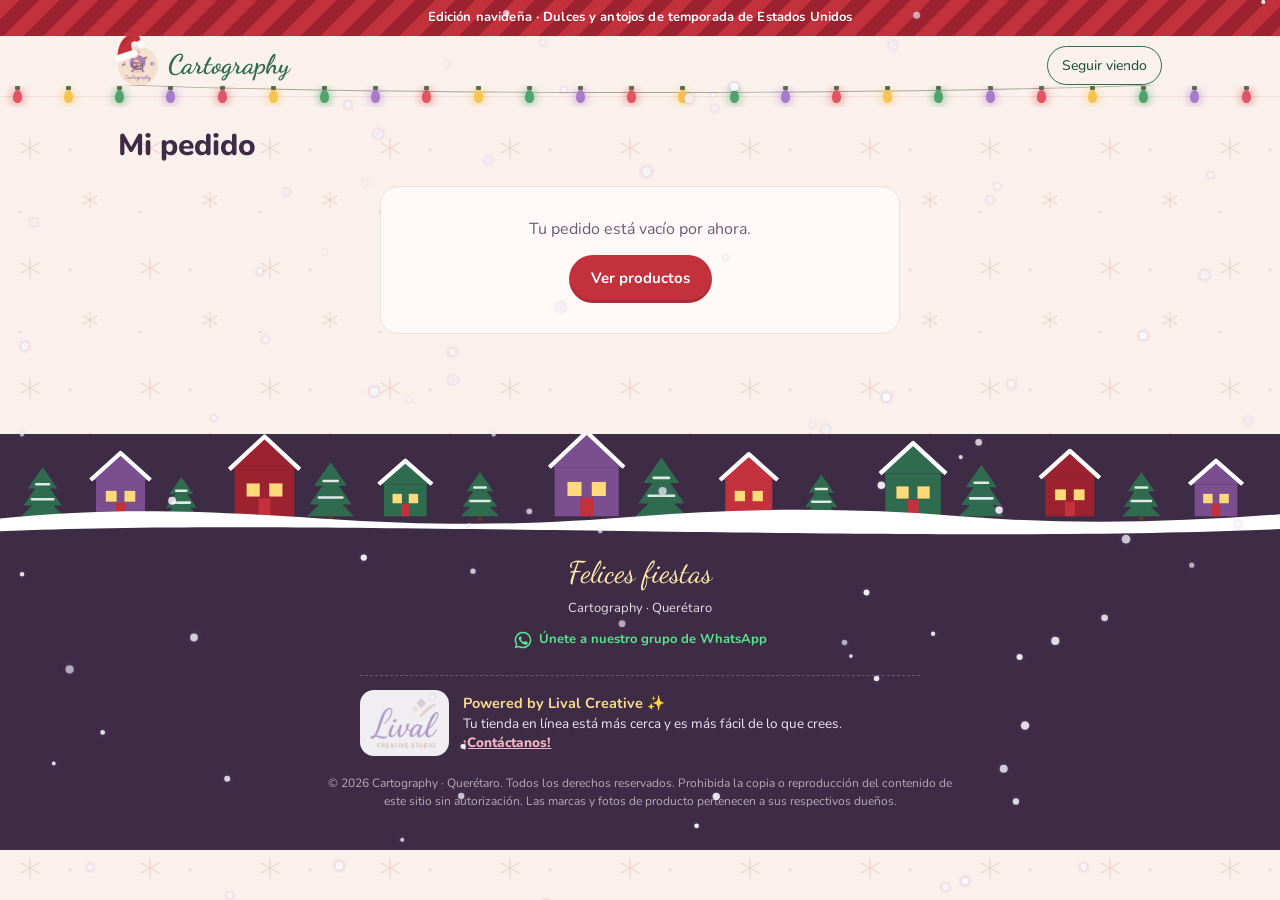
<file: pedido/index.html>
<!DOCTYPE html>
<html lang="es-MX">
<head>
<meta charset="utf-8">
<meta name="viewport" content="width=device-width, initial-scale=1, viewport-fit=cover">
<title>Mi pedido · Cartography</title>
<meta name="theme-color" content="#fbf1ec">
<link rel="icon" href="../img/logo-cartography.png">
<link rel="apple-touch-icon" href="../img/icono-180.png">
<link rel="preconnect" href="https://fonts.googleapis.com">
<link rel="preconnect" href="https://fonts.gstatic.com" crossorigin>
<link rel="stylesheet" href="https://fonts.googleapis.com/css2?family=Dancing+Script:wght@700&family=Nunito:wght@400;600;700;800&display=swap">
<link rel="stylesheet" href="../assets/estilo.css?v=35">
<link rel="stylesheet" href="../assets/navidad.css?v=8">
<script src="../assets/nieve.js?v=3"></script>
</head>
<body class="navidad">
<div class="banda-navidad" id="banda">Edición navideña · Dulces y antojos de temporada de Estados Unidos</div>
<header class="barra">
  <div class="wrap">
    <a class="logo" href="../" aria-label="Cartography, inicio"><img src="../img/logo-cartography.png" alt="">Cartography</a>
    <a class="mi-pedido" href="../#productos">Seguir viendo</a>
  </div>
  <div class="luces" aria-hidden="true"><span style="left:1%"></span><span style="left:5%"></span><span style="left:9%"></span><span style="left:13%"></span><span style="left:17%"></span><span style="left:21%"></span><span style="left:25%"></span><span style="left:29%"></span><span style="left:33%"></span><span style="left:37%"></span><span style="left:41%"></span><span style="left:45%"></span><span style="left:49%"></span><span style="left:53%"></span><span style="left:57%"></span><span style="left:61%"></span><span style="left:65%"></span><span style="left:69%"></span><span style="left:73%"></span><span style="left:77%"></span><span style="left:81%"></span><span style="left:85%"></span><span style="left:89%"></span><span style="left:93%"></span><span style="left:97%"></span></div>
</header>

<main class="wrap pedido-wrap">
  <h1 class="sec" style="font-family:var(--titulo);font-weight:800;font-size:30px;margin:0 0 18px">Mi pedido</h1>

  <div id="vacio" class="caja vacio" hidden>
    <p style="margin:0 0 14px">Tu pedido está vacío por ahora.</p>
    <a class="btn" href="../#productos">Ver productos</a>
  </div>

  <div id="lleno" class="pedido-grid" hidden>
    <div class="col-izq">
      <div class="caja" id="lineas"></div>
      <div class="caja">
        <h2 style="font-size:17px;font-weight:800;margin:0 0 12px">Tus datos</h2>
        <p class="nota oblig">Los campos con <b>*</b> son obligatorios.</p>
        <label class="campo">Tu nombre completo <b class="ast">*</b><input id="fNombre" autocomplete="name" placeholder="Ana López" required></label>
        <p class="error" id="eNombre" hidden>Escribe tu nombre para poder registrar tu pedido.</p>
        <label class="campo">Punto de entrega que prefieres <b class="ast">*</b>
          <select id="fLugar" required></select>
        </label>
        <p class="error" id="eLugar" hidden>Elige dónde quieres recibir tu pedido.</p>
        <label class="campo">Comentarios (opcional)<textarea id="fNotas" placeholder="Es para regalo, prefiero entrega en la tarde…"></textarea></label>
        <p class="nota" style="margin:-4px 0 0">El día y la hora de entrega los acordamos por WhatsApp cuando llegue tu pedido.</p>
      </div>
    </div>

    <div class="col-der">
      <div class="caja">
        <div class="fila tot" style="border-top:0;margin-top:0;padding-top:0"><span>Total de tu pedido</span><span id="total"></span></div>
        <div class="pago">
          <div class="fila"><span>Ordena con</span><b id="ordena"></b></div>
          <div class="fila"><span>Cuando lo tengas en tus manos</span><span id="resto"></span></div>
        </div>
        <p class="nota" id="entrega" style="margin:10px 0 0"></p>
      </div>

      <div class="caja">
        <h2 style="font-size:17px;font-weight:800;margin:0 0 6px">Cómo ordenar</h2>
        <p style="font-size:14px;color:var(--tinta2);margin:0 0 10px">1. Envía tu pedido por WhatsApp.<br>2. Transfiere <b id="ordena2"></b> a esta cuenta y manda tu comprobante en el mismo chat.</p>
        <div class="clabe"><span id="clabe"></span><button type="button" id="copiar">Copiar</button></div>
        <p style="font-size:13px;color:var(--tinta2);margin:0 0 4px"><span id="banco"></span></p>
        <p class="nota" style="margin:8px 0 0">Tu pedido se confirma cuando recibimos tu comprobante. Lo que falta lo pagas al momento de la entrega.</p>
        <p class="nota" style="margin:8px 0 0"><b>Importante:</b> tienes 15 días para liquidar y recoger desde que te avisamos que llegó tu pedido. Si no se recoge en ese plazo, el pedido se pierde y el anticipo no se devuelve.</p>
      </div>

      <button class="btn full" type="button" id="enviar" style="height:52px;font-size:16px">Enviar mi pedido por WhatsApp</button>
    </div>
  </div>
</main>
<footer class="pie"><div class="wrap"><p class="felices">Felices fiestas</p>Cartography · Querétaro<p class="pie-grupo"><a href="https://chat.whatsapp.com/EgmJVJVqVJzEDLu8pYIgN0" target="_blank" rel="noopener"><svg viewBox="0 0 24 24" width="20" height="20" fill="currentColor" aria-hidden="true"><path d="M12 2a10 10 0 0 0-8.6 15.1L2 22l5-1.3A10 10 0 1 0 12 2Zm0 18.2a8.2 8.2 0 0 1-4.2-1.2l-.3-.2-3 .8.8-2.9-.2-.3A8.2 8.2 0 1 1 12 20.2Zm4.5-6.1c-.2-.1-1.5-.7-1.7-.8-.2-.1-.4-.1-.6.1l-.8 1c-.1.2-.3.2-.5.1a6.7 6.7 0 0 1-3.3-2.9c-.2-.4.3-.4.8-1.3.1-.2 0-.3 0-.4l-.8-1.8c-.2-.5-.4-.4-.6-.4h-.5a1 1 0 0 0-.7.3 3 3 0 0 0-.9 2.2 5.2 5.2 0 0 0 1.1 2.8 11.9 11.9 0 0 0 4.6 4c1.7.7 2.4.8 3.2.7a2.8 2.8 0 0 0 1.8-1.3 2.3 2.3 0 0 0 .2-1.3c-.1-.1-.3-.2-.5-.3Z"/></svg> Únete a nuestro grupo de WhatsApp</a></p><div class="credito"><a class="lival-logo" href="https://wa.me/524422791488?text=%C2%A1Hola%21%20Me%20gustar%C3%ADa%20m%C3%A1s%20informaci%C3%B3n%20sobre%20el%20servicio%20de%20p%C3%A1ginas%20web%20para%20negocios%20y%20emprendimientos." target="_blank" rel="noopener" aria-label="Lival Creative"><img src="../img/lival-creative.png" alt="Lival Creative" loading="lazy"></a><p><b>Powered by Lival Creative ✨</b><br>Tu tienda en línea está más cerca y es más fácil de lo que crees. <a href="https://wa.me/524422791488?text=%C2%A1Hola%21%20Me%20gustar%C3%ADa%20m%C3%A1s%20informaci%C3%B3n%20sobre%20el%20servicio%20de%20p%C3%A1ginas%20web%20para%20negocios%20y%20emprendimientos." target="_blank" rel="noopener">¡Contáctanos!</a></p></div><p class="derechos">© 2026 Cartography · Querétaro. Todos los derechos reservados. Prohibida la copia o reproducción del contenido de este sitio sin autorización. Las marcas y fotos de producto pertenecen a sus respectivos dueños.</p></div></footer>


<script src="../assets/productos.js?v=175"></script>
<script>window.CARTO_PRODUCTOS.forEach(p => { p.fotos = p.fotos.map(f => /^https?:/.test(f) ? f : "../" + f); });</script>
<script src="../assets/tienda.js?v=9"></script>
<script>
(function () {
  const C = window.CARTO;
  const esc = s => String(s == null ? "" : s).replace(/[&<>"']/g, c => ({ "&": "&amp;", "<": "&lt;", ">": "&gt;", '"': "&quot;", "'": "&#39;" }[c]));
  const $ = id => document.getElementById(id);

  $("fLugar").innerHTML = '<option value="">Elige un punto</option>' + C.LUGARES.map(l => "<option>" + esc(l) + "</option>").join("");
  $("clabe").textContent = C.CLABE.replace(/(\d{3})(\d{3})(\d{4})(\d{4})(\d{4})/, "$1 $2 $3 $4 $5");
  $("banco").textContent = C.BANCO + " · a nombre de " + C.TITULAR;
  $("copiar").addEventListener("click", () => {
    const listo = () => { $("copiar").textContent = "Copiada"; setTimeout(() => { $("copiar").textContent = "Copiar"; }, 2000); };
    if (navigator.clipboard) navigator.clipboard.writeText(C.CLABE).then(listo, () => {});
  });

  function datos() {
    const ls = C.lineas();
    const total = ls.reduce((s, l) => s + l.sub, 0);
    const ordena = C.pagoInicial(total);
    return { ls, total, ordena, resto: total - ordena };
  }

  function pintar() {
    const d = datos();
    $("vacio").hidden = d.ls.length > 0;
    $("lleno").hidden = d.ls.length === 0;
    if (!d.ls.length) return;
    $("lineas").innerHTML = d.ls.map(l =>
      '<div class="linea"><img src="' + esc(l.foto || l.p.fotos[0]) + '" alt=""><div class="d"><b>' + esc(l.p.nombre) + (l.opcion ? " · " + esc(l.opcion) : "") + "</b><small>" + esc(l.p.marca) +
      (l.cruce ? " · Llega " + esc(l.cruce.entrega) : "") + '</small><div class="mini"><button type="button" data-id="' + esc(l.key) + '" data-d="-1" aria-label="Quitar uno">−</button><span class="q">' + l.n +
      '</span><button type="button" data-id="' + esc(l.key) + '" data-d="1" aria-label="Agregar uno">+</button><button type="button" class="quitar" data-id="' + esc(l.key) + '" data-x="1">Quitar</button></div></div><div class="m">' +
      C.dinero(l.sub) + "</div></div>").join("");
    $("total").textContent = C.dinero(d.total);
    $("ordena").textContent = C.dinero(d.ordena);
    $("ordena2").textContent = C.dinero(d.ordena);
    $("resto").textContent = C.dinero(d.resto);
    const entregas = [...new Set(d.ls.map(l => l.cruce ? l.cruce.entrega : "por confirmar"))];
    $("entrega").textContent = "Entrega estimada en Querétaro: " + entregas.join(" y ") + ". Fecha estimada; puede variar unos días por el proceso de importación.";
  }

  $("lineas").addEventListener("click", e => {
    const b = e.target.closest("button[data-id]"); if (!b) return;
    const o = C.leer(), id = b.dataset.id;
    if (b.dataset.x) C.cambiar(id, 0); else C.cambiar(id, Math.min(20, (o[id] || 0) + Number(b.dataset.d)));
  });
  document.addEventListener("carto:pedido", pintar);

  const listo = () => $("fNombre").value.trim().length >= 3 && !!$("fLugar").value;
  const marca = () => $("enviar").classList.toggle("bloq", !listo());
  ["fNombre", "fLugar"].forEach(id => ["input", "change"].forEach(ev => $(id).addEventListener(ev, () => { $("e" + id.slice(1)).hidden = true; $(id).classList.remove("mal"); marca(); })));
  marca();

  $("enviar").addEventListener("click", () => {
    const nombre = $("fNombre").value.trim(), lugar = $("fLugar").value;
    const okN = nombre.length >= 3;
    $("eNombre").hidden = okN; $("eLugar").hidden = !!lugar;
    $("fNombre").classList.toggle("mal", !okN); $("fLugar").classList.toggle("mal", !lugar);
    const malo = !okN ? $("fNombre") : !lugar ? $("fLugar") : null;
    if (malo) { malo.scrollIntoView({ behavior: "smooth", block: "center" }); setTimeout(() => malo.focus(), 350); return; }
    const d = datos();
    const notas = $("fNotas").value.trim();
    const msg = ["🛍️ Pedido *Cartography*", "", "¡Hola Cartography! Quiero hacer este pedido:", ""]
      .concat(d.ls.map(l => "• " + l.n + " × " + l.p.nombre + (l.opcion ? " · " + l.opcion : "") + " (" + l.p.marca + ") — " + C.dinero(l.sub) + (l.cruce ? "\n   Llega aprox. " + l.cruce.entrega : "")))
      .concat(["", "Total: " + C.dinero(d.total), "Ordeno con: " + C.dinero(d.ordena), "Al recibirlo: " + C.dinero(d.resto), "",
        "Nombre: " + nombre, "Punto de entrega: " + lugar].concat(notas ? ["Comentarios: " + notas] : []).concat(["", "En un momento te mando mi comprobante."])).join("\n");
    window.open("https://wa.me/52" + C.WHATSAPP + "?text=" + encodeURIComponent(msg), "_blank");
  });

  pintar();
})();
</script>
</body>
</html>
</file>
<file: assets/estilo.css>
*,*::before,*::after{box-sizing:border-box}
:root{
  --arena:#fbf1ec;--papel:#fffaf7;--tinta:#3e2c47;--tinta2:#6b5a73;--suave:#9a8a9f;--linea:#efdfd8;
  --rosa:#8e5aa8;--rosa2:#6b3f84;--rosaclaro:#f3e6f6;--mapa:#f0d5c8;--durazno:#f3dfd3;--pink:#f4b6c2;
  --titulo:"Nunito",system-ui,-apple-system,"Segoe UI",Roboto,sans-serif;
  --texto:"Nunito",system-ui,-apple-system,"Segoe UI",Roboto,sans-serif;
  --firma:"Dancing Script",cursive;
}
html{scroll-behavior:smooth;-webkit-text-size-adjust:100%}
body{margin:0;background:var(--arena);color:var(--tinta);font-family:var(--texto);font-size:16px;line-height:1.5;-webkit-font-smoothing:antialiased}
img{max-width:100%;display:block}
a{color:inherit}
button{font:inherit;color:inherit;cursor:pointer}
[hidden]{display:none!important}
.wrap{max-width:1080px;margin:0 auto;padding:0 18px}

/* Barra */
.barra{position:sticky;top:0;z-index:20;background:rgba(251,241,236,.94);backdrop-filter:blur(8px);border-bottom:1px solid var(--linea)}
.barra .wrap{display:flex;align-items:center;justify-content:space-between;height:60px}
.logo{display:flex;align-items:center;gap:10px;text-decoration:none;font-family:var(--firma);font-weight:700;font-size:27px;color:var(--rosa)}
.logo img{width:40px;height:40px}
.mi-pedido{display:inline-flex;align-items:center;gap:8px;border:1.5px solid var(--rosa);color:var(--rosa2);border-radius:999px;padding:8px 14px;text-decoration:none;font-size:14px;font-weight:500;background:transparent}
.mi-pedido .n{min-width:22px;height:22px;border-radius:999px;background:var(--rosa);color:#fff;font-size:12px;display:inline-grid;place-items:center;padding:0 6px}

/* Portada */
.portada{padding:44px 0 28px;position:relative;overflow:hidden}
.portada .mapa{position:absolute;inset:0;opacity:.55;pointer-events:none}
.portada .wrap{position:relative}
.kicker{display:inline-flex;align-items:center;gap:8px;font-size:13px;color:var(--rosa2);background:var(--rosaclaro);border-radius:999px;padding:5px 12px;margin:0 0 16px}
h1.grande{font-family:var(--titulo);font-weight:800;font-size:clamp(34px,7vw,56px);line-height:1.04;letter-spacing:-.01em;margin:0 0 14px;max-width:16ch}
.portada p.lead{font-size:17px;color:var(--tinta2);max-width:46ch;margin:0 0 22px}
.btn{display:inline-flex;align-items:center;justify-content:center;gap:8px;height:48px;padding:0 22px;border-radius:999px;border:0;background:var(--rosa);color:#fff;font-weight:700;font-size:15px;text-decoration:none}
.btn:active{transform:scale(.98)}
.btn.claro{background:transparent;color:var(--rosa2);border:1.5px solid var(--rosa)}

/* Así llega */
.pasos{background:var(--papel);border:1px solid var(--linea);border-radius:18px;padding:18px 14px;margin:8px 0 0}
.pasos .lbl{font-size:13px;color:var(--suave);text-align:center;margin:0 0 12px}
.flow{display:flex;align-items:flex-start;justify-content:space-between;max-width:560px;margin:0 auto}
.st{flex:1;display:flex;flex-direction:column;align-items:center;gap:7px;text-align:center;font-size:12px;line-height:1.3;color:var(--tinta2)}
.ic{width:42px;height:42px;border-radius:50%;background:var(--rosaclaro);display:flex;align-items:center;justify-content:center}
.ic svg{width:21px;height:21px}
.dash{flex:0 0 14px;margin-top:20px;border-top:1.5px dashed var(--mapa)}

/* Cortes */
.cortes{margin:28px 0 0;display:grid;gap:10px}
.corte{background:var(--papel);border:1px solid var(--linea);border-radius:14px;padding:12px 14px;display:flex;gap:12px;align-items:center}
.corte .dia{flex:none;width:52px;text-align:center;border-right:1px solid var(--linea);padding-right:12px}
.corte .dia b{display:block;font-family:var(--titulo);font-weight:800;font-size:24px;line-height:1;color:var(--rosa2)}
.corte .dia span{font-size:12px;color:var(--suave);text-transform:uppercase;letter-spacing:.06em}
.corte p{margin:0;font-size:14px;color:var(--tinta2)}
.corte p strong{color:var(--tinta);font-weight:600}
.corte.prox{border-color:var(--rosa)}
.corte .tag{font-size:11px;color:var(--rosa2);background:var(--rosaclaro);border-radius:999px;padding:2px 8px;margin-left:6px;white-space:nowrap}

/* Secciones */
.seccion{padding:40px 0 8px}
h2.sec{font-family:var(--titulo);font-weight:800;font-size:28px;margin:0 0 6px}
.sub{color:var(--tinta2);margin:0 0 20px;font-size:15px}

/* Catálogo */
.grid{display:grid;grid-template-columns:repeat(2,minmax(0,1fr));gap:14px}
@media(min-width:760px){.grid{grid-template-columns:repeat(3,minmax(0,1fr));gap:20px}}
.prod{background:var(--papel);border:1px solid var(--linea);border-radius:16px;overflow:hidden;text-align:left;padding:0;display:flex;flex-direction:column;text-decoration:none;color:inherit;transition:transform .15s ease,border-color .15s ease}
.prod:hover{border-color:var(--rosa);transform:translateY(-2px)}
.prod .foto{position:relative;background:#fff;aspect-ratio:1/1}
.prod .foto img{width:100%;height:100%;object-fit:contain}
.prod .badge{position:absolute;top:8px;left:8px;background:var(--rosaclaro);color:var(--rosa2);font-size:11px;padding:3px 8px;border-radius:8px}
.prod .info{padding:10px 12px 14px;display:flex;flex-direction:column;gap:2px}
.prod .marca{font-size:12px;color:var(--suave)}
.prod .nom{font-size:14px;font-weight:500;line-height:1.3}
.prod .pre{font-family:var(--titulo);font-size:19px;font-weight:800;color:var(--rosa2);margin-top:4px}

/* Vista completa */
.velo{position:fixed;inset:0;z-index:50;background:rgba(20,22,26,.55);display:flex;align-items:flex-end;justify-content:center}
@media(min-width:760px){.velo{align-items:center}}
.hoja{background:var(--papel);width:100%;max-width:440px;max-height:94vh;overflow:auto;border-radius:20px 20px 0 0;position:relative}
@media(min-width:760px){.hoja{border-radius:20px}}
.cerrar{position:absolute;top:10px;right:10px;z-index:2;width:38px;height:38px;border-radius:50%;border:0;background:rgba(255,255,255,.92);font-size:20px;line-height:1}
.hoja .foto{position:relative;background:#fff}
.hoja .foto .tag{position:absolute;top:12px;left:12px;background:var(--rosaclaro);color:var(--rosa2);font-size:12px;padding:4px 10px;border-radius:8px}
.hoja .foto .ref{position:absolute;bottom:10px;right:12px;font-size:11px;color:var(--suave)}
.cuerpo{padding:16px 18px 22px}
.cuerpo .marca{font-size:12px;color:var(--tinta2);margin:0 0 2px}
.cuerpo h3{font-size:19px;font-weight:600;margin:0 0 14px;line-height:1.3}
.cuerpo h4{font-size:13px;font-weight:600;margin:0 0 4px}
.cuerpo p.t{font-size:14px;color:var(--tinta2);margin:0 0 12px;line-height:1.55}
.usos{font-size:13px;line-height:1.55;margin:0 0 12px}
.usos div{display:flex;gap:8px;margin-bottom:6px}
.usos .i{color:var(--rosa);flex:none;width:16px;text-align:center}
.ideal{font-size:13px;color:var(--tinta2);margin:0 0 16px;line-height:1.5}
.ideal b{color:var(--tinta)}
.precio{display:flex;align-items:baseline;justify-content:space-between;margin:0 0 2px}
.precio .p{font-family:var(--titulo);font-size:28px;font-weight:800;color:var(--rosa2)}
.precio .a{font-size:13px;color:var(--tinta2)}
.chico{font-size:12px;color:var(--suave);margin:0 0 14px}
.fechas{background:var(--arena);border-radius:10px;padding:10px 12px;font-size:13px;line-height:1.6;margin:0 0 6px}
.nota{font-size:11px;color:var(--suave);margin:0 0 14px;line-height:1.4}
.cant{display:flex;align-items:center;gap:10px;margin:0 0 12px}
.cant button{width:38px;height:38px;border-radius:10px;border:1px solid var(--linea);background:#fff;font-size:18px}
.cant span{min-width:24px;text-align:center;font-weight:600}
.btn.full{width:100%}

/* Preguntas */
details{background:var(--papel);border:1px solid var(--linea);border-radius:14px;padding:14px 16px;margin:0 0 10px}
summary{cursor:pointer;font-weight:500;list-style:none}
summary::-webkit-details-marker{display:none}
summary::after{content:"+";float:right;color:var(--suave)}
details[open] summary::after{content:"–"}
details p{color:var(--tinta2);font-size:14px;margin:10px 0 0}

/* Pie */
.pie{padding:40px 0 60px;color:var(--suave);font-size:13px;text-align:center}

/* Aviso */
.aviso{position:fixed;left:12px;right:12px;bottom:16px;z-index:60;max-width:420px;margin:0 auto;background:var(--tinta);color:#fff;border-radius:14px;padding:12px 16px;font-size:14px;display:flex;justify-content:space-between;gap:12px;align-items:center}
.aviso a{color:#f5c4d6;font-weight:600;white-space:nowrap}

/* Pantalla de pedido */
.caja{background:var(--papel);border:1px solid var(--linea);border-radius:18px;padding:18px;margin:0 0 14px}
.linea{display:flex;gap:12px;align-items:center;padding:10px 0;border-bottom:1px solid var(--linea)}
.linea:last-child{border-bottom:0}
.linea img{width:58px;height:58px;object-fit:contain;background:#fff;border-radius:10px;border:1px solid var(--linea);flex:none}
.linea .d{flex:1;min-width:0;font-size:14px}
.linea .d b{display:block;font-weight:500}
.linea .d small{color:var(--suave);font-size:12px}
.linea .m{text-align:right;font-weight:600;font-size:14px}
.mini{display:flex;align-items:center;gap:6px;margin-top:6px}
.mini button{width:28px;height:28px;border-radius:8px;border:1px solid var(--linea);background:#fff;font-size:15px;line-height:1}
.mini .q{min-width:18px;text-align:center;font-size:13px}
.quitar{border:0;background:none;color:var(--suave);font-size:12px;text-decoration:underline;padding:0 0 0 6px}
.fila{display:flex;justify-content:space-between;font-size:15px;padding:6px 0;color:var(--tinta2)}
.fila.tot{color:var(--tinta);font-weight:600;border-top:1px solid var(--linea);margin-top:6px;padding-top:12px}
.pago{background:var(--rosaclaro);border-radius:12px;padding:12px 14px;margin:12px 0 4px}
.pago .fila{color:var(--rosa2)}
.pago .fila b{font-size:19px}
label.campo{display:block;font-size:13px;font-weight:500;margin:0 0 12px}
label.campo input,label.campo select,label.campo textarea{display:block;width:100%;margin-top:6px;height:46px;border:1px solid var(--linea);border-radius:10px;padding:0 12px;font:inherit;font-size:16px;background:#fff;color:var(--tinta)}
label.campo textarea{height:80px;padding:10px 12px;resize:vertical}
.error{color:#b42318;font-size:13px;margin:-4px 0 12px}
.clabe{font-family:ui-monospace,Menlo,monospace;font-size:15px;white-space:nowrap;background:var(--arena);border-radius:10px;padding:10px 12px;margin:8px 0;display:flex;justify-content:space-between;align-items:center;gap:8px}
.clabe button{border:1px solid var(--linea);background:#fff;border-radius:8px;font-size:12px;padding:6px 10px;font-family:var(--texto)}
.vacio{text-align:center;padding:30px 10px;color:var(--tinta2)}

.sello{width:150px;height:150px;margin:0 0 18px}
@media(min-width:760px){.portada .wrap{display:grid;grid-template-columns:1fr 260px;gap:30px;align-items:center}.portada .sello{width:240px;height:240px;grid-column:2;grid-row:1}.portada .texto{grid-column:1;grid-row:1}.portada .extra{grid-column:1/-1}}
.aviso a{color:var(--pink)}
.fechas{background:var(--durazno)}

/* Página de producto */
.ficha-wrap{padding-top:18px;padding-bottom:30px}
.migas{font-size:13px;color:var(--suave);display:flex;gap:8px;align-items:center;margin:0 0 16px}
.migas a{color:var(--rosa2);text-decoration:none;font-weight:600}
.ficha{display:grid;gap:22px}
@media(min-width:860px){.ficha{grid-template-columns:minmax(0,1.05fr) minmax(0,1fr);gap:44px;align-items:start}.galeria{position:sticky;top:80px}}
.galeria .principal{position:relative;background:#fff;border:1px solid var(--linea);border-radius:20px;overflow:hidden;aspect-ratio:1/1}
.galeria .principal img{width:100%;height:100%;object-fit:contain}
.galeria .tag{position:absolute;top:14px;left:14px;background:var(--rosaclaro);color:var(--rosa2);font-size:12px;font-weight:600;padding:5px 11px;border-radius:999px}
.galeria .ref{position:absolute;bottom:10px;right:14px;font-size:11px;color:var(--suave)}
.miniaturas{display:flex;gap:10px;margin-top:10px;overflow-x:auto}
.miniaturas button{flex:none;width:68px;height:68px;border-radius:12px;border:1px solid var(--linea);background:#fff;padding:4px}
.miniaturas button[aria-current]{border:2px solid var(--rosa)}
.miniaturas img{width:100%;height:100%;object-fit:contain}
.detalle .marca{font-size:13px;color:var(--rosa);font-weight:700;letter-spacing:.04em;text-transform:uppercase;margin:0 0 4px}
.detalle h1{font-family:var(--titulo);font-weight:800;font-size:clamp(26px,4.4vw,34px);line-height:1.15;margin:0 0 14px}
.detalle .precio .p{font-size:32px}
.detalle .precio .a{font-size:15px;font-weight:600;color:var(--rosa2);background:var(--rosaclaro);padding:4px 12px;border-radius:999px}
.comprar{display:flex;gap:12px;align-items:center;margin:18px 0 8px}
.comprar .cant{margin:0}
.comprar .btn{flex:1}
.bloque{border-top:1px solid var(--linea);padding:18px 0 4px}
.bloque h2{font-size:15px;font-weight:800;margin:0 0 6px;color:var(--tinta)}
.bloque p{font-size:15px;color:var(--tinta2);margin:0 0 10px;line-height:1.6}
.bloque .usos{font-size:14px}
.ficha-pasos{margin-top:18px}

/* Pantalla de pedido: dos columnas en computadora */
.pedido-wrap{padding-top:26px;padding-bottom:60px}
@media(min-width:900px){
  .pedido-grid{display:grid;grid-template-columns:minmax(0,1.35fr) minmax(0,1fr);gap:24px;align-items:start}
  .col-der{position:sticky;top:80px}
}
.mini .quitar{width:auto;height:auto;border:0;background:none;padding:0 0 0 8px}
.vacio{max-width:520px;margin:0 auto}

/* Inicio en computadora */
@media(min-width:900px){
  .cortes{grid-template-columns:repeat(3,minmax(0,1fr))}
  .corte{align-items:flex-start}
  .grid{grid-template-columns:repeat(4,minmax(0,1fr))}
  .portada{padding:60px 0 36px}
  .pasos .flow{max-width:760px}
  .st{font-size:13px}
  #preguntas .wrap{max-width:1080px!important}
  .faq{display:grid;grid-template-columns:1fr 1fr;gap:0 16px;align-items:start}
}

/* Secciones del catálogo */
.chips{display:flex;gap:8px;flex-wrap:wrap;margin:0 0 18px}
.chip{display:inline-flex;align-items:center;gap:6px;padding:7px 14px;border-radius:999px;background:var(--papel);border:1.5px solid var(--linea);text-decoration:none;font-weight:700;font-size:14px;color:var(--rosa2)}
.chip span{font-size:12px;color:var(--suave);font-weight:600}
.chip:hover{border-color:var(--rosa)}
.seccion-cat{margin:0 0 30px;scroll-margin-top:80px}
h3.cat{font-family:var(--titulo);font-weight:800;font-size:21px;margin:0 0 12px;color:var(--rosa2)}

/* Segunda foto al pasar el mouse (computadora) */
.prod .foto img.alt{position:absolute;inset:0;opacity:0;transition:opacity .25s ease;background:#fff}
@media(hover:hover){.prod:hover .foto img.alt{opacity:1}}

/* Círculos estilo Target (categorías y subcategorías) */
.circulos{display:flex;flex-wrap:wrap;justify-content:center;gap:18px 14px;margin:6px 0 26px}
.circulo{display:flex;flex-direction:column;align-items:center;gap:8px;width:104px;text-decoration:none;color:var(--tinta);text-align:center}
.circulo .bola{width:96px;height:96px;border-radius:50%;background:#f5e9e2;display:flex;align-items:center;justify-content:center;overflow:hidden;transition:transform .15s ease,box-shadow .15s ease;border:3px solid transparent}
.circulo .bola img{width:78%;height:78%;object-fit:contain;mix-blend-mode:multiply}
.circulo .nombre{font-size:14px;font-weight:700;line-height:1.2}
.circulo:hover .bola{transform:scale(1.05);box-shadow:0 6px 16px rgba(62,44,71,.12)}
.circulo:hover .nombre{text-decoration:underline}
.circulo.activo .bola{border-color:var(--rosa)}
.circulo.activo .nombre{color:var(--rosa2);text-decoration:underline}
.circulos.grandes{gap:22px 30px}
.circulos.grandes .circulo{width:170px}
.circulos.grandes .bola{width:160px;height:160px}
.circulos.grandes .nombre{font-size:17px;font-weight:800}
@media (min-width:900px){
  .circulo{width:128px}.circulo .bola{width:120px;height:120px}.circulo .nombre{font-size:15px}
  .circulos.grandes .circulo{width:230px}.circulos.grandes .bola{width:220px;height:220px}.circulos.grandes .nombre{font-size:19px}
}
.cat-titulo{text-align:center;font-family:var(--titulo);font-weight:800;font-size:32px;margin:6px 0 4px;color:var(--tinta)}
.migas.centro{justify-content:center;display:flex;gap:6px;margin:0 0 18px}
.opcion{display:flex;align-items:center;gap:8px;font-weight:700;margin:0 0 10px}
.opcion select{font:inherit;padding:6px 10px;border-radius:10px;border:1px solid var(--linea);background:#fff}
.comprar .opcion{flex-basis:100%}
/* Crédito Lival Creative en el pie */
.pie .credito{display:flex;align-items:center;justify-content:center;gap:14px;margin:18px auto 0;padding-top:14px;border-top:1px dashed rgba(142,90,168,.35);max-width:560px;text-align:left;font-size:13.5px;line-height:1.45}
.pie .credito img{width:78px;height:auto;display:block;transition:transform .2s ease}
.pie .credito a.lival-logo:hover img{transform:rotate(-4deg) scale(1.06)}
.pie .credito p{margin:0}
.pie .credito b{color:var(--rosa2);font-size:14.5px}
.pie .credito p a{color:var(--rosa);font-weight:800}
@media (max-width:520px){.pie .credito{flex-direction:column;text-align:center}}
.filtros{background:var(--papel);border:1px solid var(--linea);border-radius:20px;padding:14px 16px;margin:-2px 0 24px;display:grid;gap:10px;box-shadow:0 6px 18px rgba(62,44,71,.05)}
.filtros .fila{display:flex;justify-content:flex-start;align-items:center;gap:10px 14px;flex-wrap:wrap;padding:0}
.filtros .et{display:inline-flex;align-items:center;gap:6px;font-weight:800;font-size:13px;letter-spacing:.04em;text-transform:uppercase;color:var(--rosa2);min-width:96px}
.filtros .et svg{width:16px;height:16px}
.pastillas{display:flex;gap:8px;flex-wrap:wrap}
.pastillas button{font:inherit;font-size:14px;font-weight:700;padding:7px 14px;border-radius:999px;border:1.5px solid var(--linea);background:#fff;color:var(--tinta);transition:all .15s ease}
.pastillas button:hover{border-color:var(--rosa);transform:translateY(-1px)}
.pastillas button[aria-pressed="true"]{background:var(--rosa);border-color:var(--rosa);color:#fff;box-shadow:0 4px 10px rgba(142,90,168,.25)}
@media (max-width:600px){.filtros{padding:12px}.filtros .fila{flex-direction:column;align-items:flex-start;gap:6px}.filtros>*{min-width:0}.pastillas{gap:6px}.pastillas button{font-size:13px;padding:6px 11px}}
/* Colores / variantes */
.colores{margin:4px 0 14px}
.colores .colnom{margin:0 0 8px;font-size:14px;color:var(--tinta2)}
.colores .colnom b{color:var(--tinta)}
.muestras{display:flex;flex-wrap:wrap;gap:8px}
.muestras button{width:54px;height:54px;padding:3px;border-radius:50%;border:2px solid var(--linea);background:#fff;overflow:hidden;transition:transform .15s ease,border-color .15s ease}
.muestras button img{width:100%;height:100%;object-fit:contain;border-radius:50%}
.muestras button:hover{transform:scale(1.06);border-color:var(--rosa)}
.muestras button[aria-pressed="true"]{border-color:var(--rosa);box-shadow:0 0 0 2px #fff inset,0 3px 10px rgba(142,90,168,.3)}
.prod .foto .nvar{position:absolute;left:8px;bottom:10px;background:rgba(255,255,255,.92);color:var(--tinta);font-size:11.5px;font-weight:800;padding:3px 8px;border-radius:999px;box-shadow:0 1px 4px rgba(0,0,0,.08)}
/* Íconos de "Así llega tu pedido" más grandes */
.ic{width:58px;height:58px}
.ic svg{width:29px;height:29px;stroke-width:1.8}
.dash{margin-top:28px}
.st{font-size:13px;font-weight:600}
@media (min-width:900px){
  .ic{width:92px;height:92px}
  .ic svg{width:46px;height:46px}
  .dash{margin-top:46px;flex-basis:40px}
  .st{font-size:16px;gap:10px}
  .pasos .lbl{font-size:15px;margin-bottom:18px}
}
/* Marcas favoritas */
.marcas{display:grid;grid-template-columns:repeat(2,minmax(0,1fr));gap:12px}
@media (min-width:700px){.marcas{grid-template-columns:repeat(4,minmax(0,1fr));gap:16px}}
@media (min-width:1000px){.marcas{grid-template-columns:repeat(6,minmax(0,1fr))}}
.marca-card{display:flex;flex-direction:column;align-items:center;justify-content:center;gap:6px;min-height:104px;padding:16px 10px;background:#fff;border:1.5px solid var(--linea);border-radius:18px;text-decoration:none;color:var(--tinta);text-align:center;transition:transform .15s ease,border-color .15s ease,box-shadow .15s ease}
.marca-card:hover{transform:translateY(-3px);border-color:var(--rosa);box-shadow:0 8px 18px rgba(62,44,71,.08)}
.marca-card img{max-width:80%;max-height:52px;object-fit:contain}
.marca-nom{font-family:var(--titulo);font-weight:800;font-size:19px;letter-spacing:.01em;line-height:1.1}
.marca-n{font-size:12px;color:var(--suave);font-weight:600}
.marca-card{padding:0 0 10px;overflow:hidden;min-height:0;justify-content:flex-start}
.marca-card .marca-logo{display:flex;align-items:center;justify-content:center;width:100%;aspect-ratio:16/10;padding:12px 14px;border-bottom:1px solid var(--linea)}
.marca-card .marca-logo img{max-width:100%;max-height:100%;width:auto;height:auto;object-fit:contain}
.marca-card .marca-n{margin-top:2px}
.marca-card .marca-logo{aspect-ratio:auto;height:96px;padding:10px 12px}
.marca-card .marca-logo img{max-height:76px;max-width:100%}
@media (min-width:1000px){.marca-card .marca-logo{height:104px}.marca-card .marca-logo img{max-height:82px}}
.marca-card{padding:0}
.marca-card .marca-logo{border-bottom:0}
.aviso-prod{margin:10px 0 4px;padding:10px 14px;border-radius:12px;background:#f4f0f8;color:var(--tinta2);font-size:13.5px;line-height:1.45;border-left:4px solid var(--rosa)}
.grupo-wa{display:flex;align-items:center;justify-content:space-between;gap:20px;flex-wrap:wrap;background:linear-gradient(135deg,#1f6b4f,#2e8a63);color:#fff;border-radius:24px;padding:28px 30px;box-shadow:0 14px 30px -14px rgba(31,107,79,.6);position:relative;overflow:hidden}
.grupo-wa::after{content:"";position:absolute;right:-40px;top:-40px;width:180px;height:180px;border-radius:50%;background:rgba(255,255,255,.08)}
.grupo-wa .sec{color:#fff}
.grupo-lista{list-style:none;padding:0;margin:10px 0 0;display:flex;flex-wrap:wrap;gap:6px 18px;font-size:15px;color:#eafff4}
.grupo-wa>a.btn,.grupo-wa .btn.wa{background:#fff!important;color:#1f6b4f!important;font-size:17px;padding:14px 24px;position:relative;z-index:1;animation:latido 2.4s ease-in-out infinite}
.grupo-nota{flex-basis:100%;text-align:right;color:#cfeee0;font-size:12px;margin-top:-12px;position:relative;z-index:1}
@keyframes latido{0%,100%{transform:scale(1)}50%{transform:scale(1.05)}}
@media (prefers-reduced-motion:reduce){.grupo-wa .btn.wa{animation:none}}
.grupo-arriba{padding-top:8px}
.grupo-wa .sec{margin:0 0 6px}.grupo-wa .sub{margin:0}.grupo-wa .kicker{margin-bottom:10px;background:rgba(255,255,255,.16);color:#fff}
.grupo-txt{flex:1 1 320px}
.btn.wa{background:#25d366;color:#fff;box-shadow:0 6px 18px rgba(37,211,102,.3)}.btn.wa:hover{background:#1ebe5a}
.pie-grupo{margin:12px 0 0}.pie-grupo a{display:inline-flex;align-items:center;gap:6px;color:#5be38f;font-weight:700;text-decoration:none}.pie-grupo a:hover{text-decoration:underline}
@media (max-width:600px){.grupo-wa{padding:22px 18px;text-align:center;justify-content:center}.grupo-wa .btn{width:100%;justify-content:center}.grupo-lista{justify-content:center}.grupo-nota{text-align:center;margin-top:-8px}}
.barra-acc{display:flex;align-items:center;gap:10px}
.ir-inicio{display:inline-flex;align-items:center;gap:6px;border:1.5px solid var(--linea);color:var(--tinta,#3e2c47);border-radius:999px;padding:8px 14px;text-decoration:none;font-size:14px;font-weight:500;background:#fff}
.ir-inicio:hover{border-color:currentColor}
@media (max-width:480px){.ir-inicio span{display:none}.ir-inicio{padding:8px 10px}}
.mi-pedido,.ir-inicio{white-space:nowrap}
@media (max-width:480px){.barra-acc{gap:6px}.barra-acc .mi-pedido{padding:7px 10px;font-size:13px}.barra .logo{min-width:0;font-size:clamp(20px,6vw,28px)}}
/* Selector de variantes */
.elegir{background:#fff;border:1px solid var(--linea);border-radius:18px;padding:16px 18px;margin:18px 0 0;display:grid;gap:18px;box-shadow:0 4px 18px rgba(62,44,71,.05)}
.elegir .colores{margin:0}
.elegir .opcion{display:block;margin:0;font-weight:400}
.elegir .colnom{display:flex;justify-content:space-between;align-items:baseline;gap:10px;margin:0 0 10px;font-size:14px;color:var(--tinta2)}
.elegir .colnom b{color:var(--tinta);font-weight:700}
.elegir .colnom small{font-size:12px;color:var(--suave);white-space:nowrap}
.elegir .muestras{display:grid;grid-template-columns:repeat(auto-fill,minmax(58px,1fr));gap:8px}
.elegir .muestras button{width:auto;height:auto;aspect-ratio:1;padding:3px;border-radius:14px;border:2px solid var(--linea);background:#fff;cursor:pointer;position:relative}
.elegir .muestras button img{border-radius:10px;object-fit:contain;background:#fff}
.elegir .muestras button[aria-pressed="true"]{border-color:var(--rosa);box-shadow:0 4px 12px rgba(62,44,71,.18)}
.elegir .muestras button[aria-pressed="true"]::after{content:"✓";position:absolute;top:-7px;right:-7px;width:20px;height:20px;border-radius:50%;background:var(--rosa);color:#fff;font-size:12px;font-weight:700;display:grid;place-items:center;border:2px solid #fff}
.chips{display:flex;flex-wrap:wrap;gap:8px}
.chips button{min-width:56px;padding:9px 14px;border-radius:12px;border:1.5px solid var(--linea);background:var(--papel);font:inherit;font-size:14px;font-weight:600;color:var(--tinta);cursor:pointer;transition:border-color .15s,background .15s}
.chips button:hover:not(:disabled){border-color:var(--rosa)}
.chips button[aria-pressed="true"]{background:var(--rosa);border-color:var(--rosa);color:#fff}
.chips button:disabled{color:var(--suave);background:transparent;border-style:dashed;text-decoration:line-through;cursor:not-allowed}
.elegir + .comprar{margin-top:14px}
/* Todas las fotos de tarjeta del mismo tamaño */
.prod .foto{aspect-ratio:1/1;overflow:hidden;min-height:0;height:auto}
.prod .foto img{position:absolute;inset:0;width:100%;height:100%;object-fit:contain;padding:6px;box-sizing:border-box;background:#fff}
/* Tipo de prenda y grupos próximos */
.tipos{display:flex;align-items:center;gap:10px 14px;flex-wrap:wrap;justify-content:center;margin:-6px 0 18px}
.tipos .et{font-weight:800;font-size:13px;letter-spacing:.04em;text-transform:uppercase;color:var(--rosa2)}
.tipos .pastillas{justify-content:center}
.tipos button{font:inherit;font-size:15px;font-weight:700;padding:10px 16px;border-radius:999px;border:1.5px solid var(--linea);background:#fff;color:var(--tinta);cursor:pointer;display:inline-flex;align-items:center;gap:6px}
.tipos button small{font-size:11.5px;font-weight:800;min-width:20px;height:20px;padding:0 6px;border-radius:999px;background:var(--rosaclaro);color:var(--rosa2);display:inline-grid;place-items:center}
.tipos button:hover{border-color:var(--rosa)}
.tipos button[aria-pressed="true"]{background:var(--rosa);border-color:var(--rosa);color:#fff}
.tipos button[aria-pressed="true"] small{background:rgba(255,255,255,.25);color:#fff}
.circulo .bola{position:relative}
.circulo .etiqueta{position:absolute;bottom:6px;left:50%;transform:translateX(-50%);background:var(--tinta);color:#fff;font-size:10.5px;font-weight:800;letter-spacing:.03em;padding:2px 8px;border-radius:999px}
.circulo.con-etiqueta .bola img{opacity:.55}
.pronto-caja{text-align:center;max-width:520px;margin:10px auto 30px;padding:28px 22px}
.pronto-caja img{display:block;margin:0 auto 10px}
.pronto-caja h3{margin:0 0 8px;font-size:20px}
.pronto-caja p{margin:0 0 16px;color:var(--tinta2)}
@media (min-width:900px){.circulos.muchos{gap:18px 8px;flex-wrap:nowrap}.circulos.muchos .circulo{width:116px}.circulos.muchos .circulo .bola{width:104px;height:104px}.circulos.muchos .circulo .nombre{font-size:14px}}
@media (max-width:899px){.circulos.muchos{flex-wrap:nowrap;justify-content:flex-start;overflow-x:auto;padding:4px 4px 8px;scroll-snap-type:x mandatory;-webkit-overflow-scrolling:touch}.circulos.muchos .circulo{flex:0 0 auto;scroll-snap-align:start}}
@media (max-width:899px){.circulos.muchos{gap:10px;margin-left:-16px;margin-right:-16px;padding-left:16px;padding-right:16px}.circulos.muchos .circulo{width:78px}.circulos.muchos .circulo .bola{width:72px;height:72px}.circulos.muchos .circulo .nombre{font-size:12.5px}}
.cambiar{text-align:center;margin:-6px 0 14px}
.cambiar a{display:inline-flex;align-items:center;gap:4px;font-size:14px;font-weight:700;color:var(--rosa2);text-decoration:none;background:#fff;border:1.5px solid var(--linea);padding:7px 14px;border-radius:999px}
.cambiar a:hover{border-color:var(--rosa)}
/* Pedidos especiales */
.pedir-caja{display:grid;grid-template-columns:1.25fr .9fr;gap:28px;align-items:center;background:linear-gradient(135deg,#fff 0%,var(--rosaclaro) 100%);border:1.5px solid var(--linea);border-radius:28px;padding:32px 34px;box-shadow:0 10px 30px rgba(62,44,71,.08);position:relative;overflow:hidden}
.pedir-caja .kicker{background:#fff;margin-bottom:10px}
.pedir-caja .sec{margin:0 0 8px;font-size:clamp(26px,3.4vw,36px);line-height:1.1}
.pedir-caja .resalta{color:var(--rosa);display:inline-block}
.pedir-caja .sub{margin:0 0 16px}
.pedir-pasos{list-style:none;padding:0;margin:0 0 22px;display:grid;gap:10px}
.pedir-pasos li{display:flex;gap:12px;align-items:flex-start;font-size:15px;color:var(--tinta2)}
.pedir-pasos li b{flex:0 0 30px;height:30px;border-radius:50%;background:var(--rosa);color:#fff;display:grid;place-items:center;font-size:14px}
.pedir-pasos strong{color:var(--tinta)}
.pedir-arte{display:flex;flex-direction:column;gap:12px;padding:10px}
.burbuja{max-width:85%;background:#fff;border-radius:18px 18px 18px 4px;padding:12px 16px;font-size:15px;font-weight:600;color:var(--tinta);box-shadow:0 6px 16px rgba(62,44,71,.1)}
.burbuja.yo{align-self:flex-end;background:#dcf8c6;border-radius:18px 18px 4px 18px}
.burbuja.b1{transform:rotate(-2deg)}.burbuja.b2{transform:rotate(1.5deg)}.burbuja.b3{transform:rotate(-1deg)}
@media (max-width:760px){.pedir-caja{grid-template-columns:1fr;padding:24px 20px}.pedir-arte{order:-1;padding:0}.pedir-caja .btn{width:100%}}
.pedir-mini{display:flex;align-items:center;justify-content:space-between;gap:14px;flex-wrap:wrap;background:#fff;border:1.5px dashed var(--rosa);border-radius:20px;padding:18px 22px;margin:10px 0 0}
.pedir-mini p{margin:0;font-weight:600;color:var(--tinta)}
.pedir-mini p small{display:block;font-weight:400;color:var(--tinta2);font-size:14px}
@media (max-width:600px){.pedir-mini .btn{width:100%}}
.pie .derechos{margin:18px auto 0;max-width:640px;font-size:12px;line-height:1.5;opacity:.7}
.campo .ast{color:#b42318}
.nota.oblig{margin:0 0 10px;font-size:13px}
.campo input.mal,.campo select.mal{border-color:#b42318!important;box-shadow:0 0 0 3px rgba(180,35,24,.15)}
.error{font-weight:600}
.btn.bloq{opacity:.55}

.prod.agotado .foto img{filter:grayscale(.85);opacity:.7}
.badge.agot{background:#5a4a63!important;color:#fff!important}
.agotado-caja{display:flex;flex-direction:column;gap:6px;background:#f6eeee;border:1.5px dashed #b42318;border-radius:14px;padding:14px 16px;margin:0 0 18px}
.agotado-caja b{color:#b42318;font-size:17px}
.agotado-caja span{font-size:14px;color:#5a4a63}
.agotado-caja .btn{align-self:flex-start;margin-top:4px}
</file>
<file: assets/navidad.css>
/* Tema navideño de temporada. Para quitarlo: borra el <link> de este archivo y el <script> de nieve.js
   en cada página (nieve.js también agrega las decoraciones), y la clase "navidad" del <body>. */
body.navidad{
  --rojo:#c3313d;--rojo2:#9c2230;--rojoclaro:#fbe3e3;--verde:#2f6b4f;--verde2:#235640;--verdeclaro:#e3f0e7;--oro:#e8b04b;
  --rosa:#c3313d;--rosa2:#9c2230;--rosaclaro:#fbe3e3;
  background:var(--arena) url("data:image/svg+xml,%3Csvg xmlns='http://www.w3.org/2000/svg' width='120' height='120' viewBox='0 0 120 120'%3E%3Cg fill='none' stroke='%23e9d6cc' stroke-width='1.2' stroke-linecap='round'%3E%3Cpath d='M30 18v20M21 23l18 10M21 33l18-10'/%3E%3Cpath d='M90 72v16M83 76l14 8M83 84l14-8'/%3E%3C/g%3E%3Ccircle cx='70' cy='30' r='1.6' fill='%23ead9cf'/%3E%3Ccircle cx='20' cy='92' r='1.6' fill='%23ead9cf'/%3E%3C/svg%3E");
}
#nieve{position:fixed;inset:0;width:100%;height:100%;pointer-events:none;z-index:40}

/* Barra superior y logo con gorro */
.banda-navidad{background:repeating-linear-gradient(135deg,var(--rojo) 0 14px,var(--rojo2) 14px 28px);color:#fff;text-align:center;font-size:13px;font-weight:700;padding:8px 14px;letter-spacing:.01em;text-shadow:0 1px 0 rgba(0,0,0,.15)}
.banda-navidad b{color:#ffe9a8}
.navidad .barra{background:rgba(251,241,236,.96)}
.navidad .logo{position:relative;color:var(--verde)}
.gorro{position:absolute;left:-9px;top:-14px;width:38px;height:30px;transform:rotate(-18deg);pointer-events:none}
.navidad .mi-pedido{border-color:var(--verde);color:var(--verde2)}
.navidad .mi-pedido .n{background:var(--rojo)}

/* Luces debajo de la barra */
.luces{position:absolute;left:0;right:0;bottom:-11px;height:22px;overflow:hidden;pointer-events:none}
.luces::before{content:"";position:absolute;left:-10px;right:-10px;top:-12px;height:20px;border-bottom:1.5px solid #5d6b4f;border-radius:0 0 50% 50%/0 0 100% 100%;opacity:.55}
.luces span{position:absolute;top:5px;width:9px;height:13px;border-radius:50% 50% 50% 50%/60% 60% 40% 40%;animation:brillo 2.4s ease-in-out infinite}
.luces span::before{content:"";position:absolute;left:2px;top:-4px;width:5px;height:4px;border-radius:1px;background:#5d6b4f}
.luces span:nth-child(4n+1){background:#e05561;box-shadow:0 0 8px 2px rgba(224,85,97,.55)}
.luces span:nth-child(4n+2){background:#f5c451;box-shadow:0 0 8px 2px rgba(245,196,81,.55);animation-delay:.6s}
.luces span:nth-child(4n+3){background:#4fa36b;box-shadow:0 0 8px 2px rgba(79,163,107,.55);animation-delay:1.2s}
.luces span:nth-child(4n+4){background:#a77bc9;box-shadow:0 0 8px 2px rgba(167,123,201,.55);animation-delay:1.8s}
@keyframes brillo{0%,100%{opacity:1}50%{opacity:.35}}

/* Botones: rojo navideño y verde */
.navidad .btn{background:var(--rojo);box-shadow:inset 0 -3px 0 rgba(0,0,0,.12)}
.navidad .btn:hover{background:var(--rojo2)}
.navidad .btn.claro{background:#fff;color:var(--verde2);border:1.5px solid var(--verde);box-shadow:none}
.navidad #agregar,.navidad #enviar{background:repeating-linear-gradient(135deg,var(--rojo) 0 16px,#d24450 16px 32px)}

/* Portada */
.navidad .kicker{background:var(--verdeclaro);color:var(--verde2)}
.copo{display:inline-block;width:1em;height:1em;vertical-align:-.12em;color:currentColor}
h2.sec .copo,h3.cat .copo{width:.8em;height:.8em;margin-left:6px;color:var(--verde)}
.navidad h1.grande .rojo{color:var(--rojo)}
.esferas{position:absolute;top:0;right:4%;display:flex;gap:26px;pointer-events:none;z-index:1}
.esferas svg{transform-origin:50% 0;animation:mece 4s ease-in-out infinite}
.esferas svg:nth-child(2){animation-delay:-1.3s}.esferas svg:nth-child(3){animation-delay:-2.6s}.esferas svg:nth-child(4){animation-delay:-.7s}
@keyframes mece{0%,100%{transform:rotate(-4deg)}50%{transform:rotate(4deg)}}
@media(max-width:759px){.esferas{right:2%;gap:14px}.esferas svg{transform:scale(.8)}}
.sello-wrap{position:relative;display:inline-block}
.sello-wrap .gorro{width:90px;height:72px;left:-6px;top:-30px}
@media(min-width:760px){.sello-wrap .gorro{width:130px;height:104px;left:-14px;top:-46px}}
.nieve-borde{display:block;width:100%;height:46px;margin-top:-1px}

/* Pasos y cortes */
.navidad .pasos{border:2px dashed #e3cfc4}
.navidad .ic{background:var(--verdeclaro)}
.navidad .ic svg{stroke:var(--verde)}
.navidad .st:nth-child(4n+3) .ic{background:var(--rojoclaro)}
.navidad .st:nth-child(4n+3) .ic svg{stroke:var(--rojo)}
.navidad .corte{position:relative;border:1.5px solid #ead7cd;overflow:visible}
.navidad .corte::before{content:"";position:absolute;top:-1px;bottom:-1px;left:60px;width:10px;background:var(--rojo);opacity:.9}
.navidad .corte .dia{border-right:0;padding-right:20px}
.navidad .corte .dia b{color:var(--verde2)}
.navidad .corte.prox{border-color:var(--rojo);box-shadow:0 0 0 3px var(--rojoclaro)}
.navidad .corte .tag{background:var(--rojoclaro);color:var(--rojo2)}

/* Catálogo */
.navidad .chip{border-color:#e3cfc4;color:var(--verde2)}
.navidad .chip:hover{border-color:var(--verde)}
.navidad h3.cat{color:var(--verde2);display:flex;align-items:center;gap:8px}
.navidad h3.cat::before{content:"";width:26px;height:16px;background:url("data:image/svg+xml,%3Csvg xmlns='http://www.w3.org/2000/svg' viewBox='0 0 26 16'%3E%3Cpath d='M12 9C8 2 2 4 1 7c3 0 4 2 4 4 2-2 4-1 7-2zM14 9c4-7 10-5 11-2-3 0-4 2-4 4-2-2-4-1-7-2z' fill='%232f6b4f'/%3E%3Ccircle cx='11' cy='10' r='2.6' fill='%23c3313d'/%3E%3Ccircle cx='15' cy='10.5' r='2.6' fill='%23c3313d'/%3E%3Ccircle cx='13' cy='13' r='2.4' fill='%23d84a55'/%3E%3C/svg%3E") no-repeat center/contain}
.navidad .prod{border:1.5px solid #ead7cd}
.navidad .prod:hover{border-color:var(--rojo)}
.navidad .prod .foto{border-bottom:4px solid transparent;border-image:repeating-linear-gradient(135deg,var(--rojo) 0 8px,#fff 8px 16px) 4}
.navidad .prod .foto::after{content:"";position:absolute;left:0;right:0;top:0;height:10px;background:radial-gradient(circle at 8px -2px,#fff 7px,transparent 7.5px) 0 0/16px 10px repeat-x}
.navidad .prod .pre{color:var(--rojo)}
.navidad .prod .badge{background:var(--verde);color:#fff}

/* Página de producto */
.navidad .galeria .principal{border:6px solid transparent;border-image:repeating-linear-gradient(135deg,var(--rojo) 0 12px,#fff 12px 24px) 6;border-radius:0}
.navidad .galeria .tag{background:var(--verde);color:#fff}
.navidad .detalle .marca{color:var(--verde)}
.navidad .detalle .precio .p,.navidad .precio .p{color:var(--rojo)}
.navidad .detalle .precio .a{background:var(--verdeclaro);color:var(--verde2)}
.navidad .fechas{background:var(--verdeclaro);border-left:4px solid var(--verde)}
.navidad .bloque h2{color:var(--verde2)}
.navidad .usos .i{color:var(--rojo)}
.navidad .migas a{color:var(--verde2)}

/* Mi pedido: la caja del total como regalo */
.navidad .col-der .caja:first-child{position:relative;border:2px solid var(--rojo);overflow:hidden}
.navidad .col-der .caja:first-child::before{content:"";position:absolute;top:0;bottom:0;left:50%;width:14px;margin-left:-7px;background:var(--rojo);opacity:.12}
.navidad .col-der .caja:first-child::after{content:"";position:absolute;left:50%;margin-left:-22px;top:-2px;width:44px;height:30px;background:url("data:image/svg+xml,%3Csvg xmlns='http://www.w3.org/2000/svg' viewBox='0 0 44 30'%3E%3Cpath d='M22 12C14 2 4 2 6 10c2 6 12 4 16 2zM22 12c8-10 18-10 16-2-2 6-12 4-16 2z' fill='%23c3313d'/%3E%3Cpath d='M22 12l-6 16M22 12l6 16' stroke='%23c3313d' stroke-width='4'/%3E%3Ccircle cx='22' cy='12' r='4' fill='%239c2230'/%3E%3C/svg%3E") no-repeat center/contain}
.navidad .pago{background:var(--verdeclaro)}
.navidad .pago .fila{color:var(--verde2)}
.navidad .pago .fila b{color:var(--rojo)}
.navidad .caja h2::before{content:"✦ ";color:var(--oro)}

/* Preguntas */
.navidad details{border:1.5px solid #ead7cd}
.navidad details summary::before{content:"";display:inline-block;width:12px;height:14px;margin-right:8px;vertical-align:-1px;background:url("data:image/svg+xml,%3Csvg xmlns='http://www.w3.org/2000/svg' viewBox='0 0 12 14'%3E%3Crect x='4' y='0' width='4' height='3' rx='1' fill='%23e8b04b'/%3E%3Ccircle cx='6' cy='8.5' r='5.2' fill='%23c3313d'/%3E%3Cpath d='M3 7.5a3.5 3.5 0 0 1 2.5-2.4' stroke='%23fff' stroke-width='1' fill='none' opacity='.7'/%3E%3C/svg%3E") no-repeat center/contain}
.navidad details:nth-child(even) summary::before{filter:hue-rotate(140deg) saturate(.8)}

/* Pie: pueblito nevado */
.navidad .pie{padding:0;margin-top:40px;background:#3e2c47;color:#e9dfe6}
.pueblo{display:block;width:100%;height:110px}
.navidad .pie .wrap{padding:6px 18px 40px}
.pie .felices{font-family:var(--firma);font-size:30px;color:#ffe9a8;margin:0 0 4px}

/* Aviso */
.navidad .aviso{background:var(--verde2)}
.navidad .aviso a{color:#ffe9a8}

@media (prefers-reduced-motion: reduce){
  .luces span,.esferas svg{animation:none}
}
.navidad .circulo.activo .bola,.navidad .circulo:hover .bola{border-color:var(--rojo)}
.navidad .circulo.activo .nombre{color:var(--rojo)}
.navidad .cat-titulo{color:var(--verde2)}
.navidad .pie .credito{border-top-color:rgba(255,255,255,.22)}
.navidad .pie .credito b{color:#f8dc8a}
.navidad .pie .credito p{color:#efe6f2}
.navidad .pie .credito p a{color:#f7b8c6}
.navidad .pie .credito img{background:rgba(255,255,255,.92);border-radius:14px;padding:6px 8px;width:92px}
.navidad .filtros{border:1.5px solid #ead7cd;position:relative;overflow:hidden}
.navidad .filtros::before{content:"";position:absolute;left:0;right:0;top:0;height:5px;background:repeating-linear-gradient(135deg,var(--rojo) 0 8px,#fff 8px 16px)}
.navidad .filtros .et{color:var(--verde2)}
.navidad .pastillas button:hover{border-color:var(--rojo)}
.navidad .pastillas button[aria-pressed="true"]{background:var(--rojo);border-color:var(--rojo);box-shadow:0 4px 10px rgba(195,49,61,.28)}
.navidad .muestras button[aria-pressed="true"],.navidad .muestras button:hover{border-color:var(--rojo)}
.navidad .prod .foto .nvar{color:var(--verde2)}
.navidad .marca-card:hover{border-color:var(--rojo)}
.navidad .marca-nom{color:var(--verde2)}
</file>
